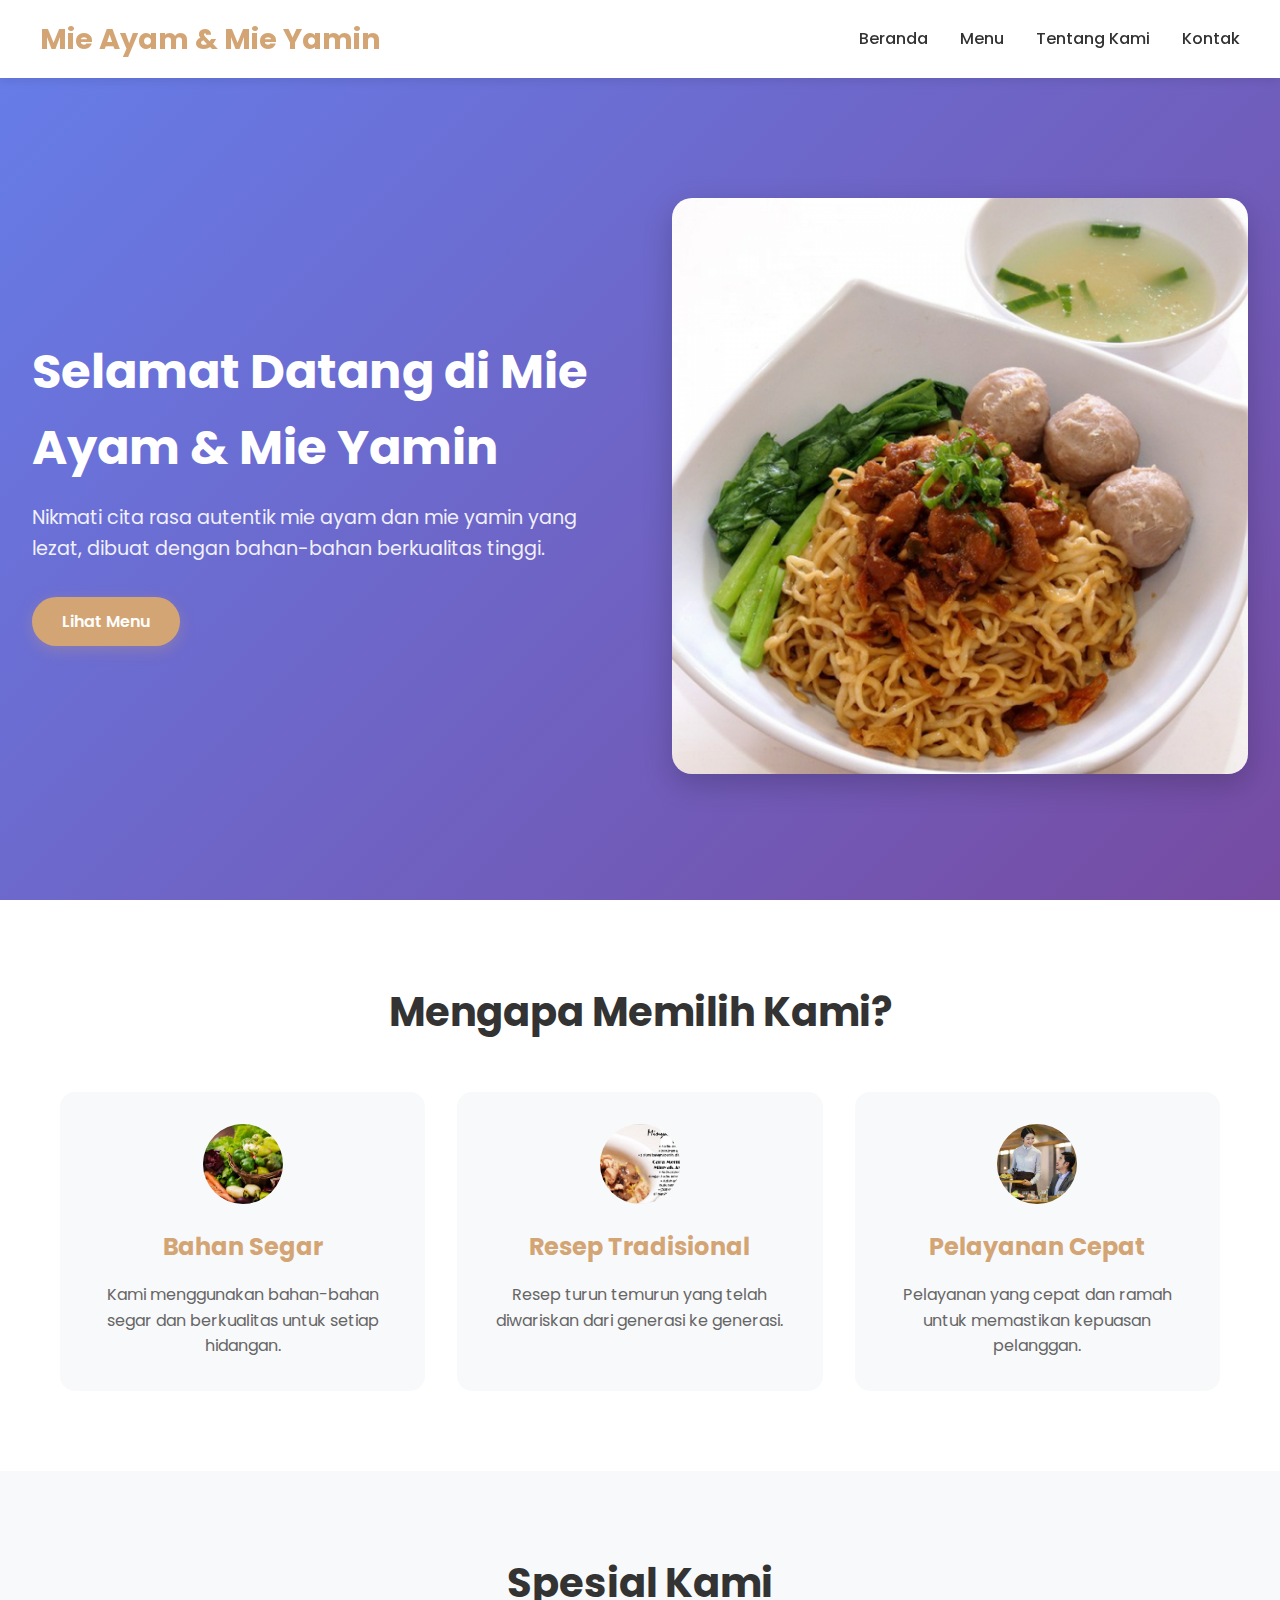
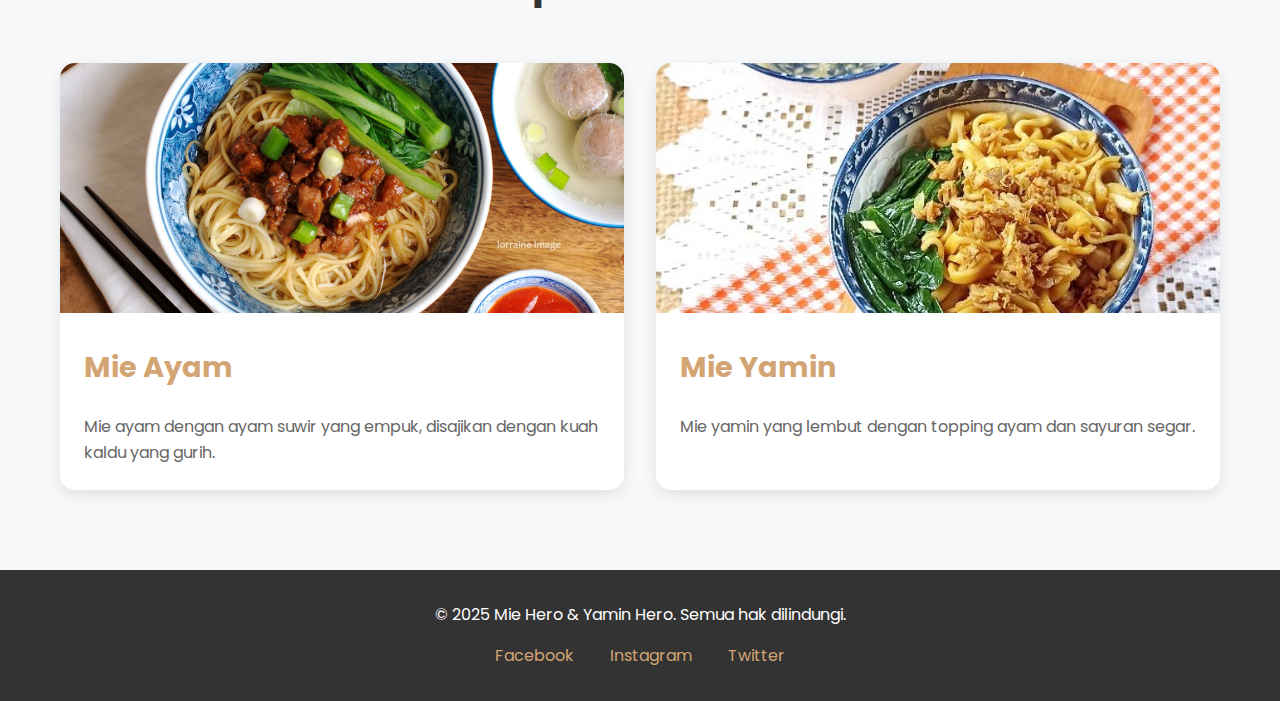
<file: index.html>
<!DOCTYPE html>
<html lang="id">
<head>
    <meta charset="UTF-8">
    <meta name="viewport" content="width=device-width, initial-scale=1.0">
    <title>Mie Ayam & Mie Yamin - Restoran Tradisional</title>
    <link rel="stylesheet" href="style.css">
    <link href="https://fonts.googleapis.com/css2?family=Poppins:wght@300;400;600;700&display=swap" rel="stylesheet">
</head>
<body>
    <header>
        <nav>
            <div class="logo">
                <h1>Mie Ayam & Mie Yamin</h1>
            </div>
            <ul class="nav-links">
                <li><a href="#home">Beranda</a></li>
                <li><a href="menu.html">Menu</a></li>
                <li><a href="about.html">Tentang Kami</a></li>
                <li><a href="contact.html">Kontak</a></li>
            </ul>
            <div class="hamburger">
                <span></span>
                <span></span>
                <span></span>
            </div>
        </nav>
    </header>

    <section id="home" class="hero">
        <div class="hero-content">
            <h2>Selamat Datang di Mie Ayam & Mie Yamin</h2>
            <p>Nikmati cita rasa autentik mie ayam dan mie yamin yang lezat, dibuat dengan bahan-bahan berkualitas tinggi.</p>
            <a href="menu.html" class="btn-primary">Lihat Menu</a>
        </div>
        <div class="hero-image">
            <img src="images/mie-hero.png" alt="Mie Ayam dan Mie Yamin">
        </div>
    </section>

    <section class="features">
        <div class="container">
            <h2>Mengapa Memilih Kami?</h2>
            <div class="feature-grid">
                <div class="feature-item">
                    <img src="images/bahan segar.jpg" alt="Bahan Segar">
                    <h3>Bahan Segar</h3>
                    <p>Kami menggunakan bahan-bahan segar dan berkualitas untuk setiap hidangan.</p>
                </div>
                <div class="feature-item">
                    <img src="images/resep.jpg" alt="Resep Tradisional">
                    <h3>Resep Tradisional</h3>
                    <p>Resep turun temurun yang telah diwariskan dari generasi ke generasi.</p>
                </div>
                <div class="feature-item">
                    <img src="images/plyn.jpg" alt="Pelayanan Cepat">
                    <h3>Pelayanan Cepat</h3>
                    <p>Pelayanan yang cepat dan ramah untuk memastikan kepuasan pelanggan.</p>
                </div>
            </div>
        </div>
    </section>

    <section class="specialties">
        <div class="container">
            <h2>Spesial Kami</h2>
            <div class="specialty-grid">
                <div class="specialty-item">
                    <img src="images/mieayam.jpeg" alt="Mie Ayam">
                    <h3>Mie Ayam</h3>
                    <p>Mie ayam dengan ayam suwir yang empuk, disajikan dengan kuah kaldu yang gurih.</p>
                </div>
                <div class="specialty-item">
                    <img src="images/mie-yamin.jpg" alt="Mie Yamin">
                    <h3>Mie Yamin</h3>
                    <p>Mie yamin yang lembut dengan topping ayam dan sayuran segar.</p>
                </div>
            </div>
        </div>
    </section>

    <footer>
        <div class="container">
            <p>&copy; 2025 Mie Hero & Yamin Hero. Semua hak dilindungi.</p>
            <div class="social-links">
                <a href="facebook.html">Facebook</a>
                <a href="instagram.html">Instagram</a>
                <a href="twitter.html">Twitter</a>
            </div>
        </div>
    </footer>

    <script src="script.js"></script>
</body>
</html>
</file>
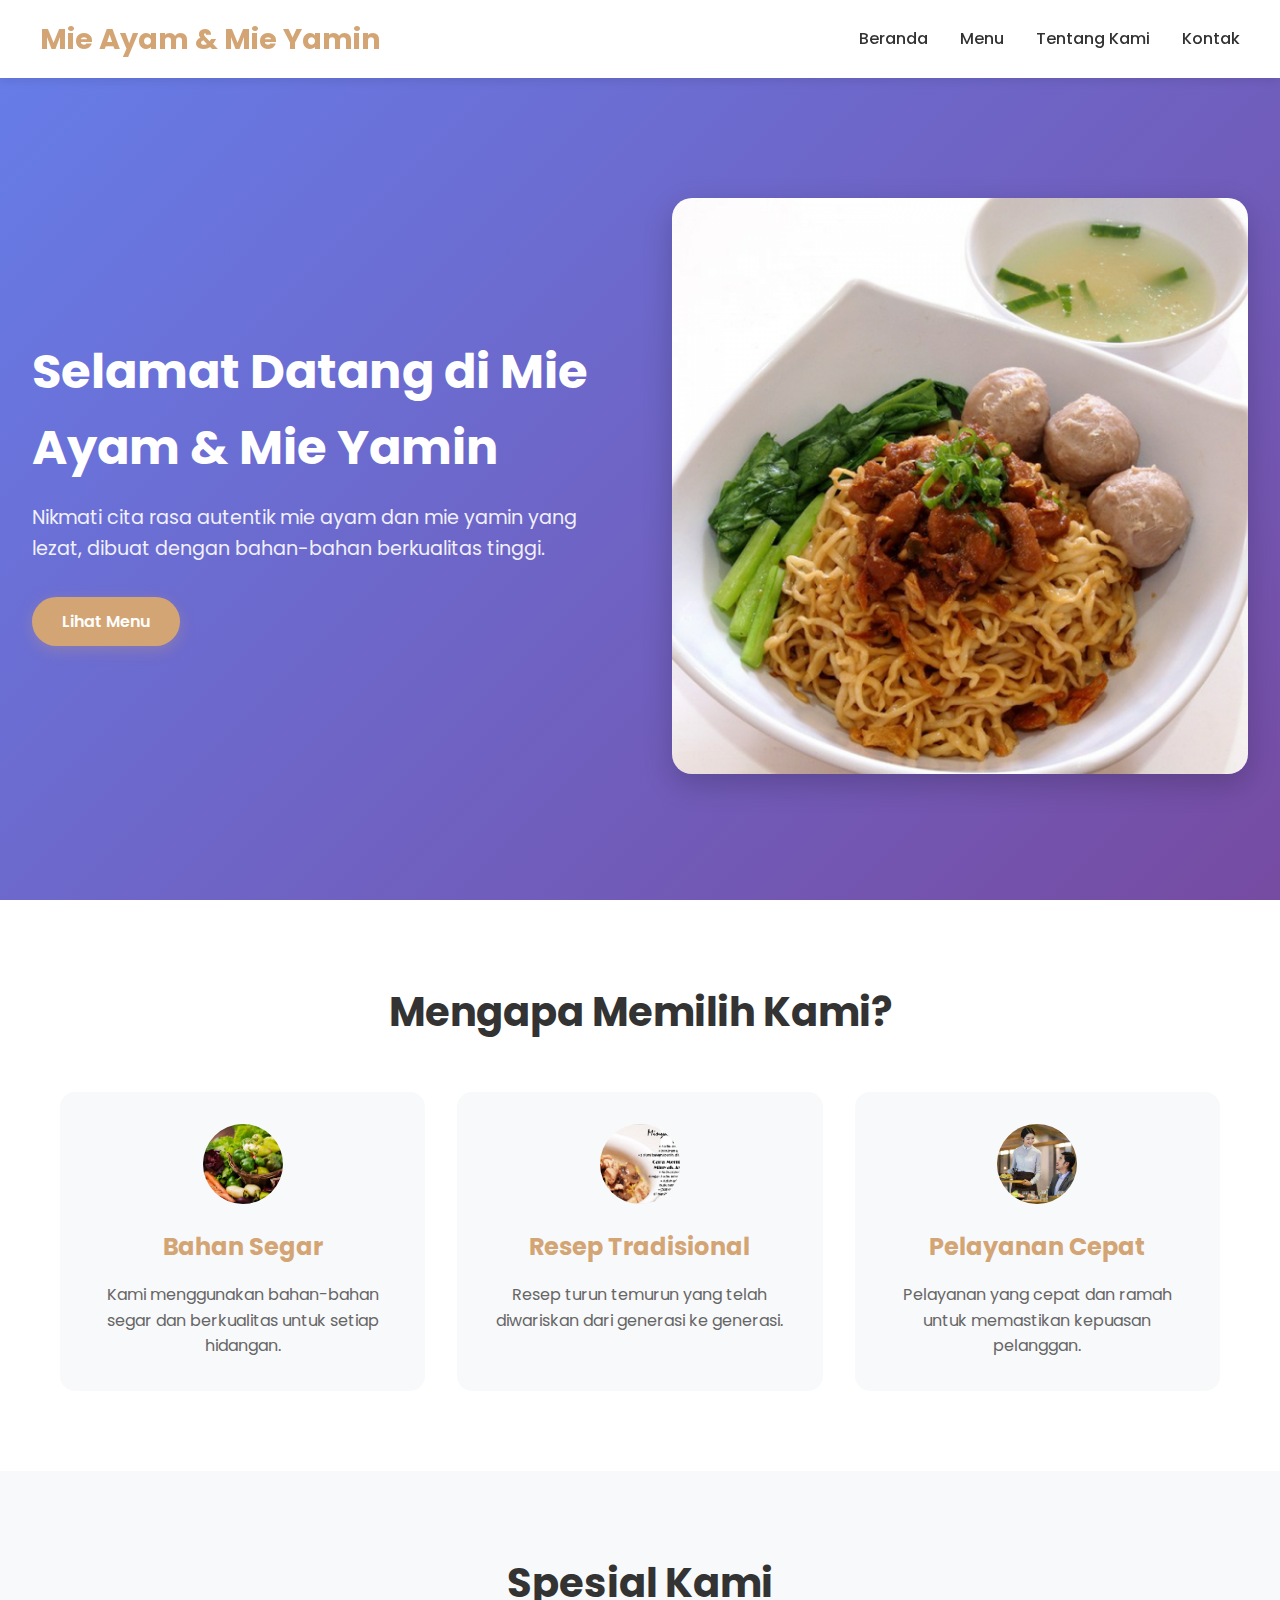
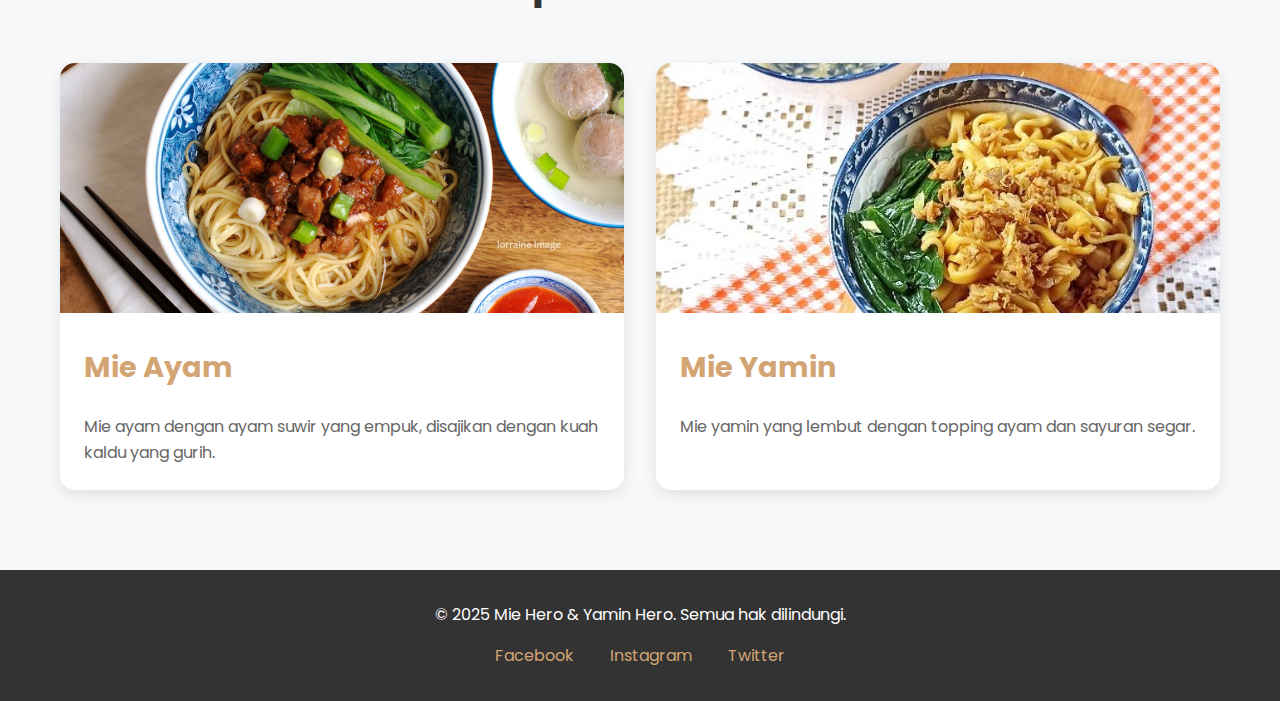
<file: mieayam-website/index.html>
<!DOCTYPE html>
<html lang="id">
<head>
    <meta charset="UTF-8">
    <meta name="viewport" content="width=device-width, initial-scale=1.0">
    <title>Mie Ayam & Mie Yamin - Restoran Tradisional</title>
    <link rel="stylesheet" href="style.css">
    <link href="https://fonts.googleapis.com/css2?family=Poppins:wght@300;400;600;700&display=swap" rel="stylesheet">
</head>
<body>
    <header>
        <nav>
            <div class="logo">
                <h1>Mie Ayam & Mie Yamin</h1>
            </div>
            <ul class="nav-links">
                <li><a href="#home">Beranda</a></li>
                <li><a href="menu.html">Menu</a></li>
                <li><a href="about.html">Tentang Kami</a></li>
                <li><a href="contact.html">Kontak</a></li>
            </ul>
            <div class="hamburger">
                <span></span>
                <span></span>
                <span></span>
            </div>
        </nav>
    </header>

    <section id="home" class="hero">
        <div class="hero-content">
            <h2>Selamat Datang di Mie Ayam & Mie Yamin</h2>
            <p>Nikmati cita rasa autentik mie ayam dan mie yamin yang lezat, dibuat dengan bahan-bahan berkualitas tinggi.</p>
            <a href="menu.html" class="btn-primary">Lihat Menu</a>
        </div>
        <div class="hero-image">
            <img src="images/mie-hero.png" alt="Mie Ayam dan Mie Yamin">
        </div>
    </section>

    <section class="features">
        <div class="container">
            <h2>Mengapa Memilih Kami?</h2>
            <div class="feature-grid">
                <div class="feature-item">
                    <img src="images/bahan segar.jpg" alt="Bahan Segar">
                    <h3>Bahan Segar</h3>
                    <p>Kami menggunakan bahan-bahan segar dan berkualitas untuk setiap hidangan.</p>
                </div>
                <div class="feature-item">
                    <img src="images/resep.jpg" alt="Resep Tradisional">
                    <h3>Resep Tradisional</h3>
                    <p>Resep turun temurun yang telah diwariskan dari generasi ke generasi.</p>
                </div>
                <div class="feature-item">
                    <img src="images/plyn.jpg" alt="Pelayanan Cepat">
                    <h3>Pelayanan Cepat</h3>
                    <p>Pelayanan yang cepat dan ramah untuk memastikan kepuasan pelanggan.</p>
                </div>
            </div>
        </div>
    </section>

    <section class="specialties">
        <div class="container">
            <h2>Spesial Kami</h2>
            <div class="specialty-grid">
                <div class="specialty-item">
                    <img src="images/mieayam.jpeg" alt="Mie Ayam">
                    <h3>Mie Ayam</h3>
                    <p>Mie ayam dengan ayam suwir yang empuk, disajikan dengan kuah kaldu yang gurih.</p>
                </div>
                <div class="specialty-item">
                    <img src="images/mie-yamin.jpg" alt="Mie Yamin">
                    <h3>Mie Yamin</h3>
                    <p>Mie yamin yang lembut dengan topping ayam dan sayuran segar.</p>
                </div>
            </div>
        </div>
    </section>

    <footer>
        <div class="container">
            <p>&copy; 2025 Mie Hero & Yamin Hero. Semua hak dilindungi.</p>
            <div class="social-links">
                <a href="facebook.html">Facebook</a>
                <a href="instagram.html">Instagram</a>
                <a href="twitter.html">Twitter</a>
            </div>
        </div>
    </footer>

    <script src="script.js"></script>
</body>
</html>
</file>
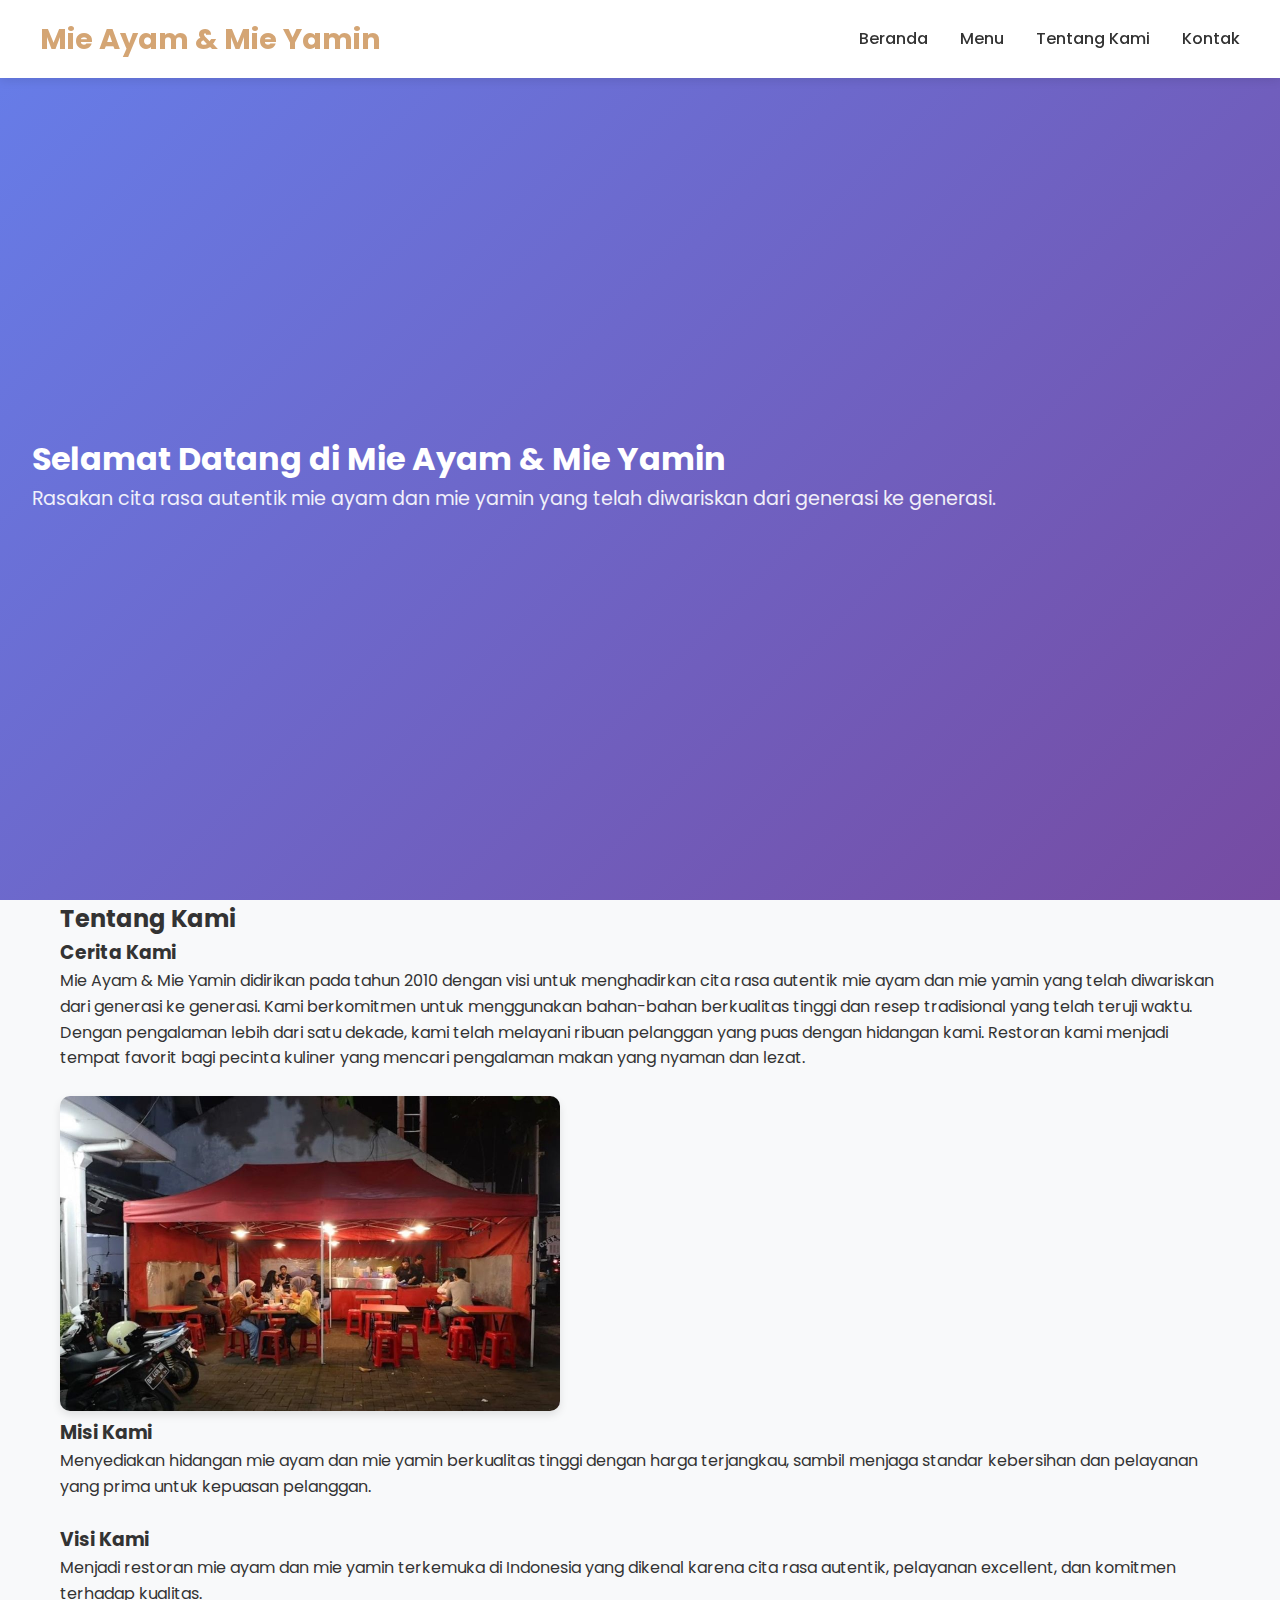
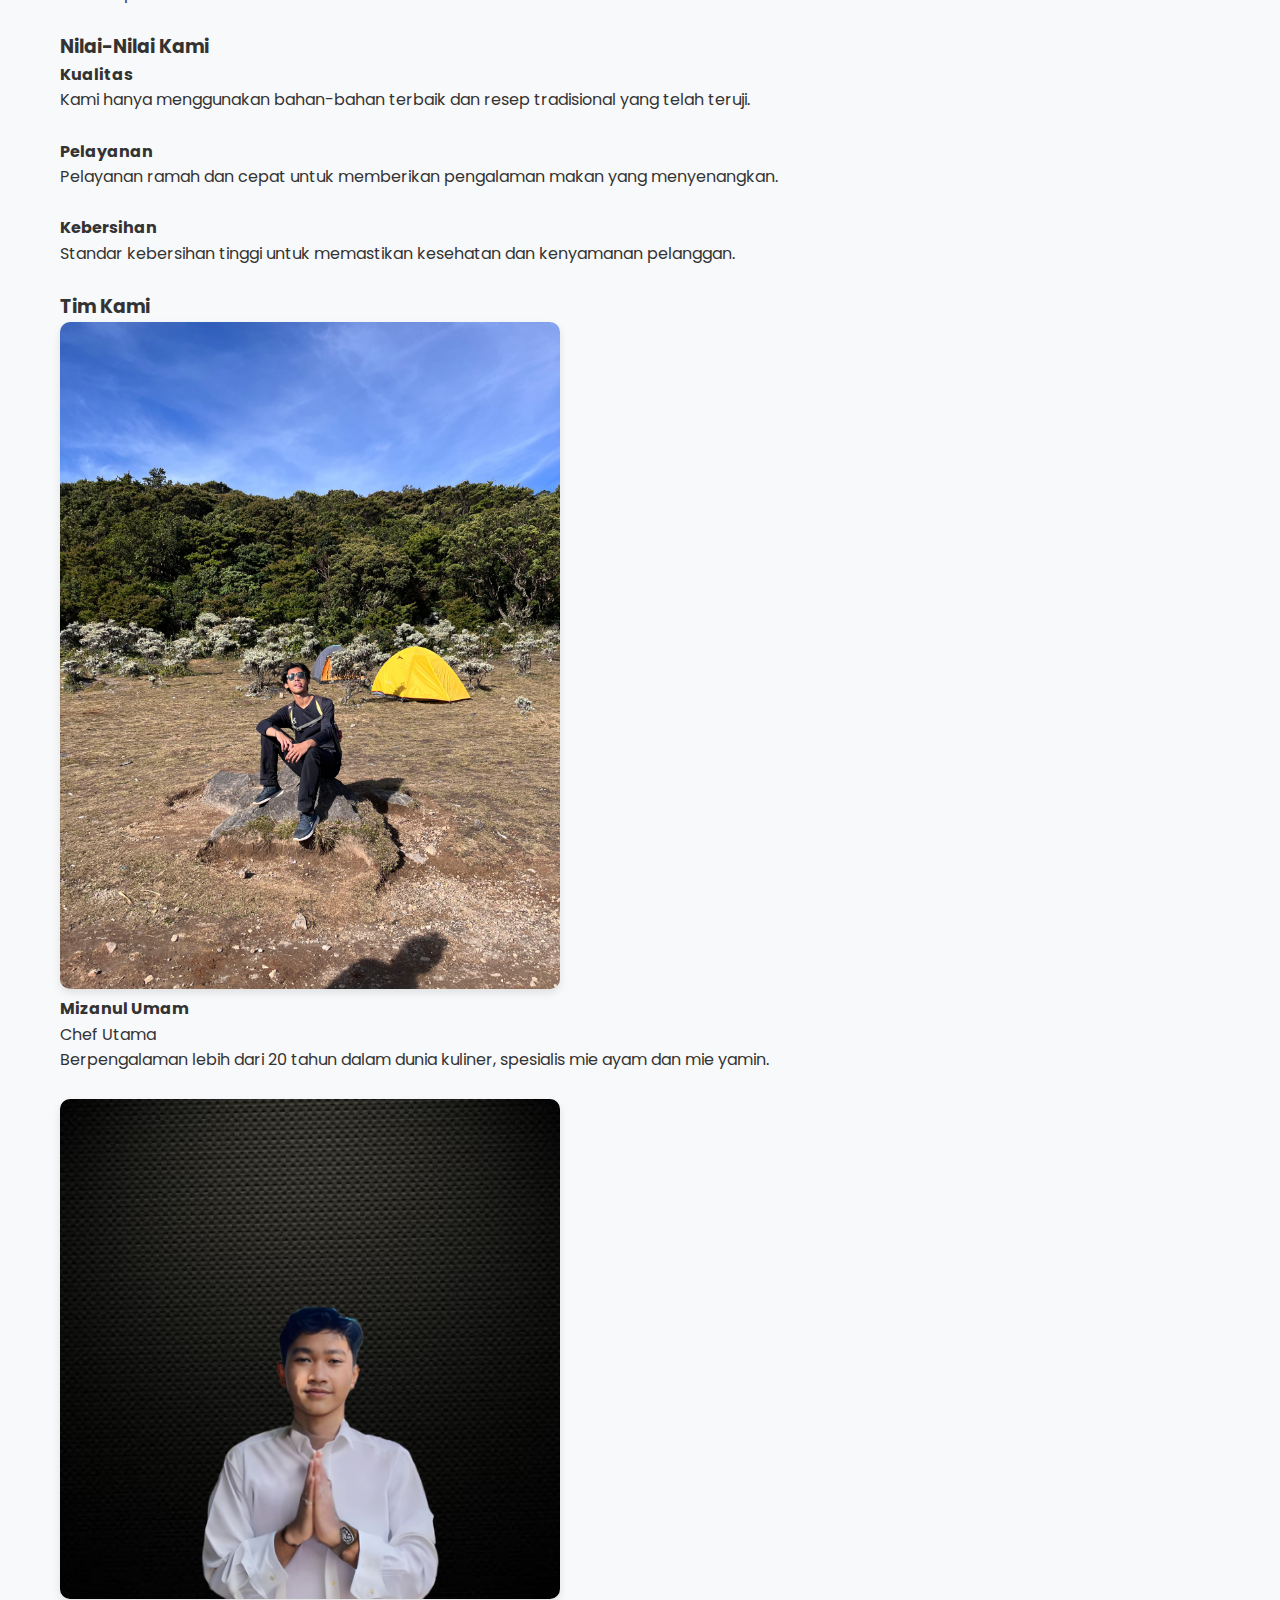
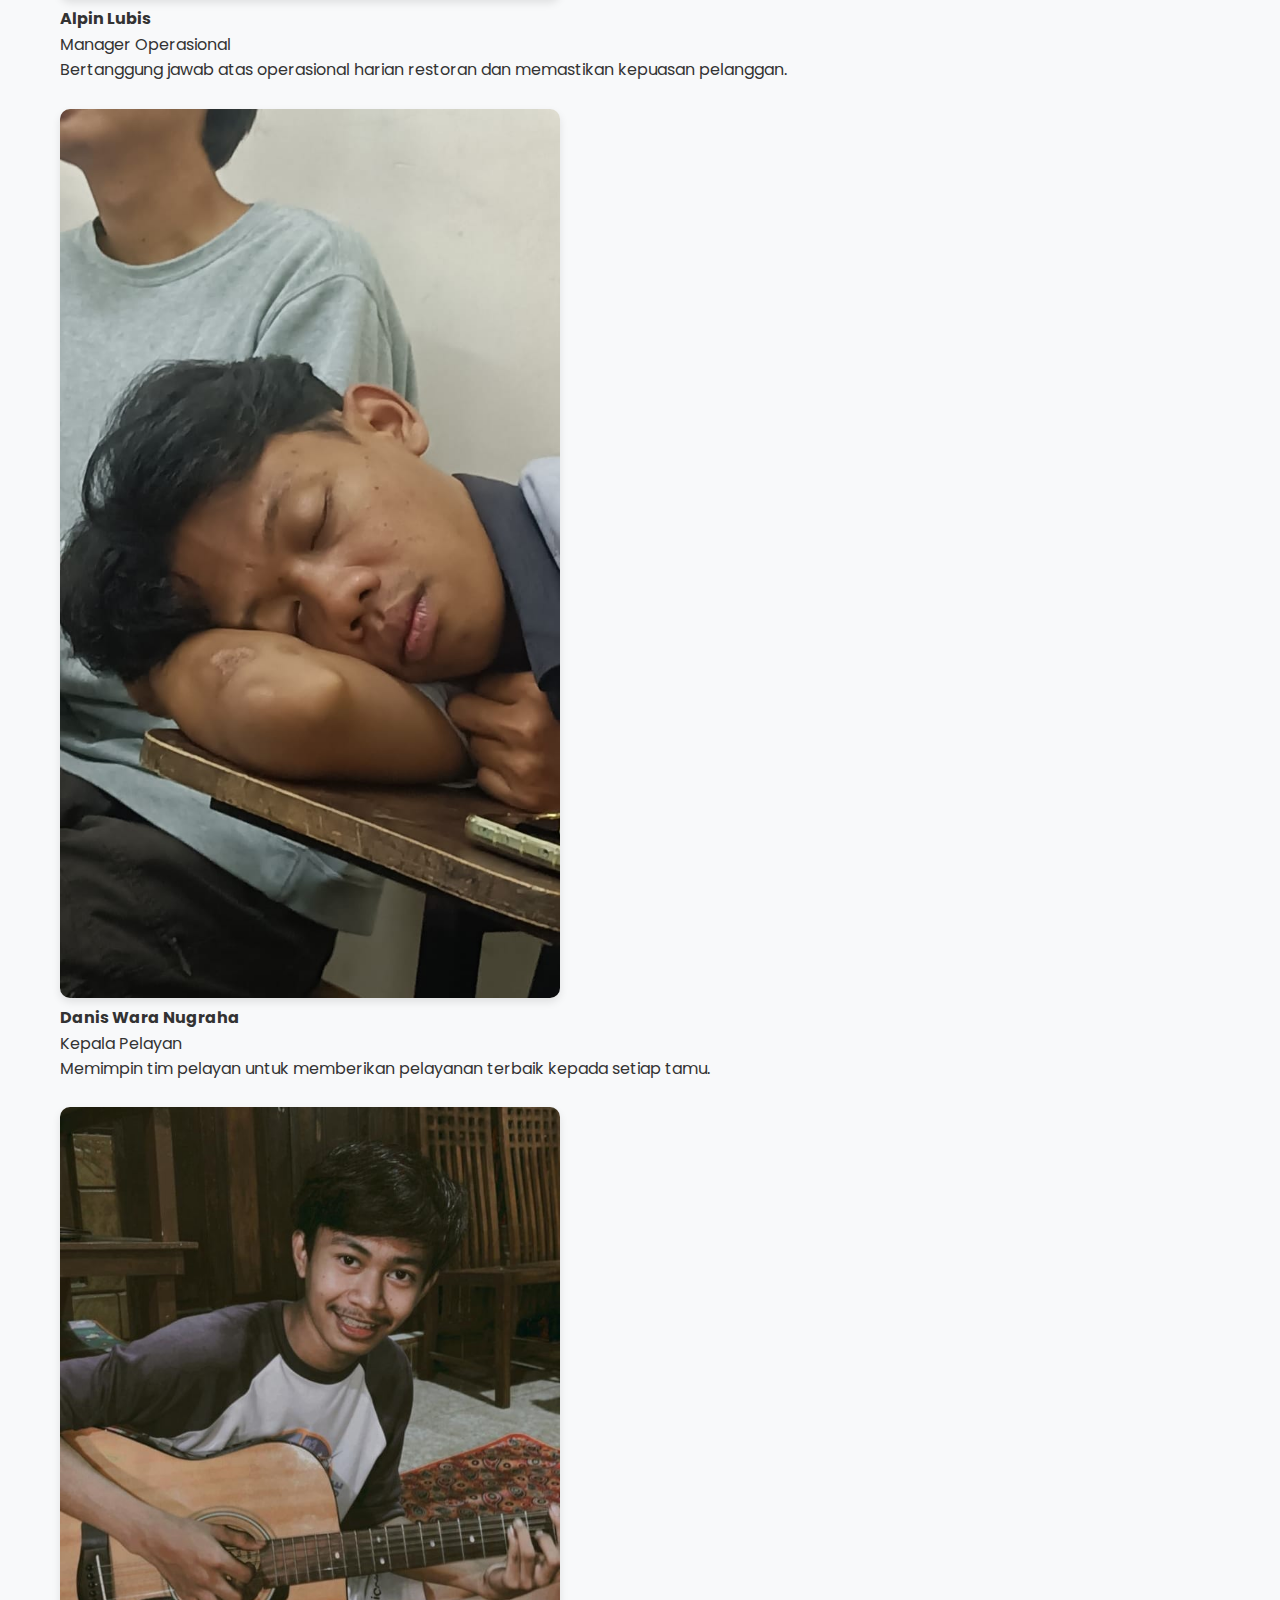
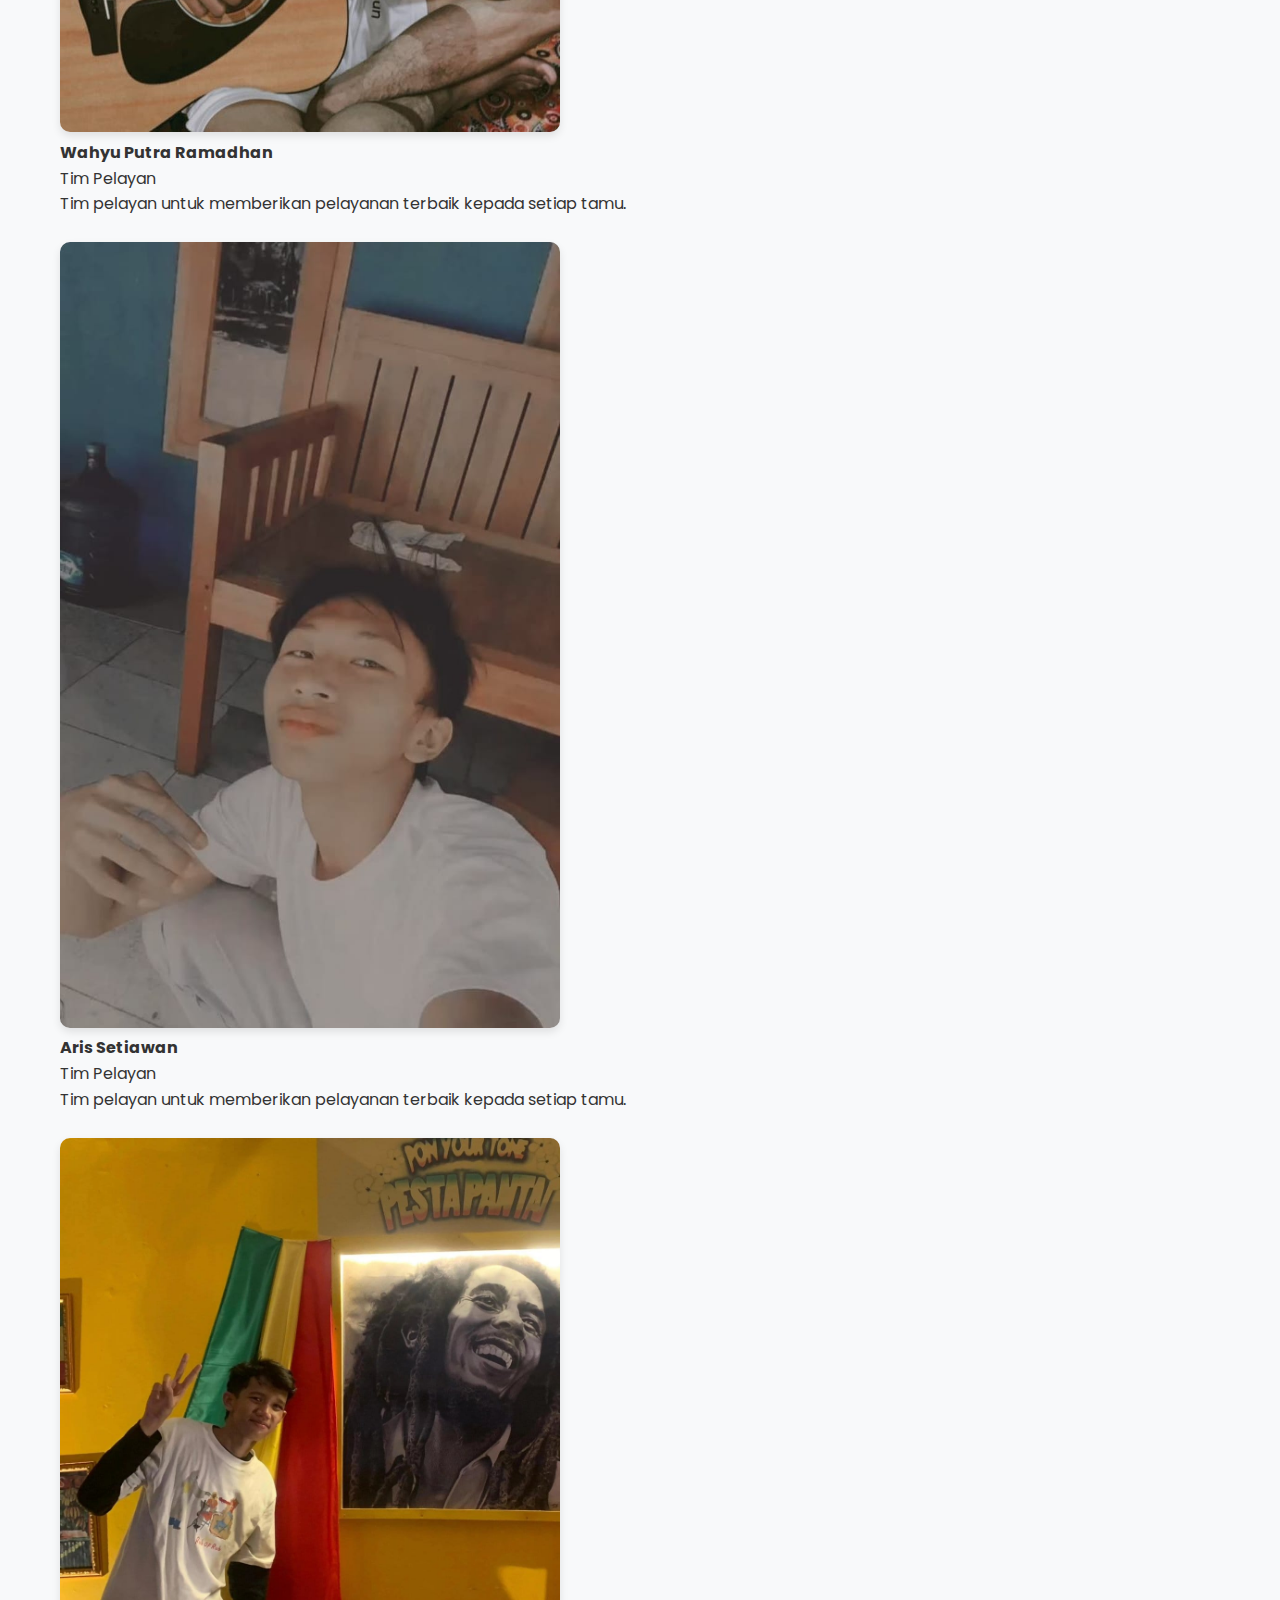
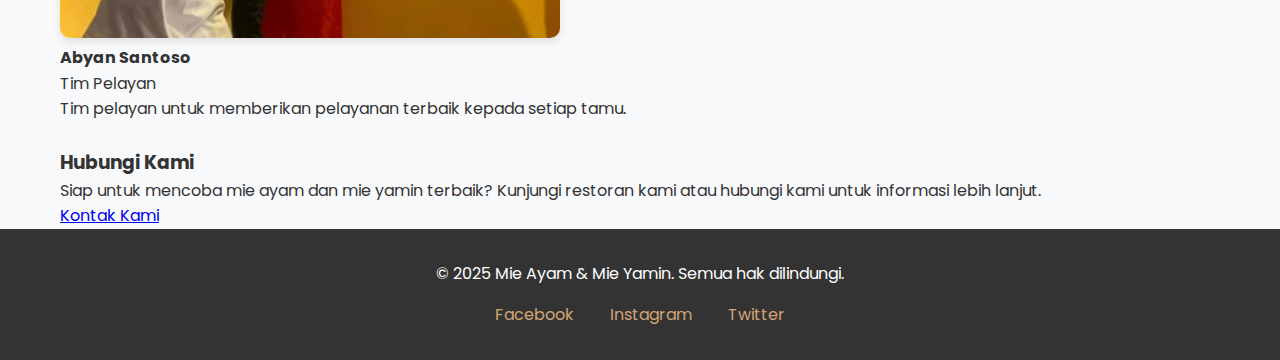
<file: about.html>
<!DOCTYPE html>
<html lang="id">
<head>
    <meta charset="UTF-8">
    <meta name="viewport" content="width=device-width, initial-scale=1.0">
    <title>Tentang Kami - Mie Ayam & Mie Yamin</title>
    <link rel="stylesheet" href="style.css">
    <link href="https://fonts.googleapis.com/css2?family=Poppins:wght@300;400;600;700&display=swap" rel="stylesheet">
</head>
<body>
    <header>
        <nav>
            <div class="logo">
                <h1>Mie Ayam & Mie Yamin </h1>
            </div>
            <ul class="nav-links">
                <li><a href="index.html">Beranda</a></li>
                <li><a href="menu.html">Menu</a></li>
                <li><a href="#about">Tentang Kami</a></li>
                <li><a href="contact.html">Kontak</a></li>
            </ul>
            <div class="hamburger">
                <span></span>
                <span></span>
                <span></span>
            </div>
        </nav>
    </header>

    <!-- Hero Section -->
    <section class="hero">
        <div class="hero-content">
            <h1>Selamat Datang di Mie Ayam & Mie Yamin</h1>
            <p>Rasakan cita rasa autentik mie ayam dan mie yamin yang telah diwariskan dari generasi ke generasi.</p>
        </div>
    </section>

    <section id="about" class="about-section">
        <div class="container">
            <h2>Tentang Kami</h2>
            <div class="about-content">
                <div class="about-text">
                    <h3>Cerita Kami</h3>
                    <p>Mie Ayam & Mie Yamin didirikan pada tahun 2010 dengan visi untuk menghadirkan cita rasa autentik mie ayam dan mie yamin yang telah diwariskan dari generasi ke generasi. Kami berkomitmen untuk menggunakan bahan-bahan berkualitas tinggi dan resep tradisional yang telah teruji waktu.</p>
                    <p>Dengan pengalaman lebih dari satu dekade, kami telah melayani ribuan pelanggan yang puas dengan hidangan kami. Restoran kami menjadi tempat favorit bagi pecinta kuliner yang mencari pengalaman makan yang nyaman dan lezat.</p> <br>
                </div>
                <div class="about-image">
                    <img src="images/warung.jpeg" alt="Restoran Mie Ayam & Mie Yamin" style="width: 100%; height: auto; max-width: 500px; border-radius: 10px; box-shadow: 0 4px 8px rgba(0,0,0,0.1);">
                </div>
            </div>

            <div class="mission-vision">
                <div class="mission">
                    <h3>Misi Kami</h3>
                    <p>Menyediakan hidangan mie ayam dan mie yamin berkualitas tinggi dengan harga terjangkau, sambil menjaga standar kebersihan dan pelayanan yang prima untuk kepuasan pelanggan.</p> <br>
                </div>
                <div class="vision">
                    <h3>Visi Kami</h3>
                    <p>Menjadi restoran mie ayam dan mie yamin terkemuka di Indonesia yang dikenal karena cita rasa autentik, pelayanan excellent, dan komitmen terhadap kualitas.</p> <br>
                </div>
            </div>

            <div class="values">
                <h3>Nilai-Nilai Kami</h3>
                <div class="values-grid">
                    <div class="value-item">
                        <h4>Kualitas</h4>
                        <p>Kami hanya menggunakan bahan-bahan terbaik dan resep tradisional yang telah teruji.</p><br>
                    </div>
                    <div class="value-item">
                        <h4>Pelayanan</h4>
                        <p>Pelayanan ramah dan cepat untuk memberikan pengalaman makan yang menyenangkan.</p> <br>
                    </div>
                    <div class="value-item">
                        <h4>Kebersihan</h4>
                        <p>Standar kebersihan tinggi untuk memastikan kesehatan dan kenyamanan pelanggan.</p> <br>
                    </div>
                </div>
            </div>

            <div class="team">
                <h3>Tim Kami</h3>
                <div class="team-grid">
                    <div class="team-member">
                        <img src="images/um.jpg" alt="Chef Utama" style="width: 100%; height: auto; max-width: 500px; object-fit: cover; border-radius: 10px; box-shadow: 0 4px 8px rgba(0,0,0,0.1);">
                        <h4>Mizanul Umam</h4>
                        <p>Chef Utama</p>
                        <p>Berpengalaman lebih dari 20 tahun dalam dunia kuliner, spesialis mie ayam dan mie yamin.</p> <br>
                    </div>
                    <div class="team-member">
                        <img src="images/lubisphoto.jpg" alt="Manager" style="width: 100%; height: auto; max-width: 500px; object-fit: cover; border-radius: 10px; box-shadow: 0 4px 8px rgba(0,0,0,0.1);">
                        <h4>Alpin Lubis</h4>
                        <p>Manager Operasional</p>
                        <p>Bertanggung jawab atas operasional harian restoran dan memastikan kepuasan pelanggan.</p> <br>
                    </div>
                    <div class="team-member">
                        <img src="images/dn.jpg" alt="Kepala Pelayan" style="width: width: 100%; height: auto; max-width: 500px; object-fit: cover; border-radius: 10px; box-shadow: 0 4px 8px rgba(0,0,0,0.1);">
                        <h4>Danis Wara Nugraha</h4>
                        <p>Kepala Pelayan</p>
                        <p>Memimpin tim pelayan untuk memberikan pelayanan terbaik kepada setiap tamu.</p> <br>
                    </div>
                    <div class="team-member">
                        <img src="images/bl.jpg" alt="Tim Pelayan" style="width: width: 100%; height: auto; max-width: 500px;; object-fit: cover; border-radius: 10px; box-shadow: 0 4px 8px rgba(0,0,0,0.1);">
                        <h4>Wahyu Putra Ramadhan</h4>
                        <p>Tim Pelayan</p>
                        <p>Tim pelayan untuk memberikan pelayanan terbaik kepada setiap tamu.</p> <br>
                    </div>
                    <div class="team-member">
                        <img src="images/ris.jpg" alt="Tim Pelayan" style="width:width: 100%; height: auto; max-width: 500px; object-fit: cover; border-radius: 10px; box-shadow: 0 4px 8px rgba(0,0,0,0.1);">
                        <h4>Aris Setiawan</h4>
                        <p>Tim Pelayan</p>
                        <p>Tim pelayan untuk memberikan pelayanan terbaik kepada setiap tamu.</p> <br>
                    <div class="team-member">
                        <img src="images/ab.jpg" alt="Tim Pelayan" style="width:width: 100%; height: auto; max-width: 500px; object-fit: cover; border-radius: 10px; box-shadow: 0 4px 8px rgba(0,0,0,0.1);">
                        <h4>Abyan Santoso</h4>
                        <p>Tim Pelayan</p>
                        <p>Tim pelayan untuk memberikan pelayanan terbaik kepada setiap tamu.</p> <br>
                    </div>
                </div>
            </div>

            <div class="contact-cta">
                <h3>Hubungi Kami</h3>
                <p>Siap untuk mencoba mie ayam dan mie yamin terbaik? Kunjungi restoran kami atau hubungi kami untuk informasi lebih lanjut.</p>
                <a href="contact.html" class="cta-button">Kontak Kami</a>
            </div>
        </div>
    </section>

    <footer>
        <div class="container">
            <p>&copy; 2025 Mie Ayam & Mie Yamin. Semua hak dilindungi.</p>
            <div class="social-links">
                <a href="facebook.html">Facebook</a>
                <a href="instagram.html">Instagram</a>
                <a href="twitter.html">Twitter</a>
            </div>
        </div>
    </footer>

    <script src="script.js"></script>
</body>
</html>
</file>
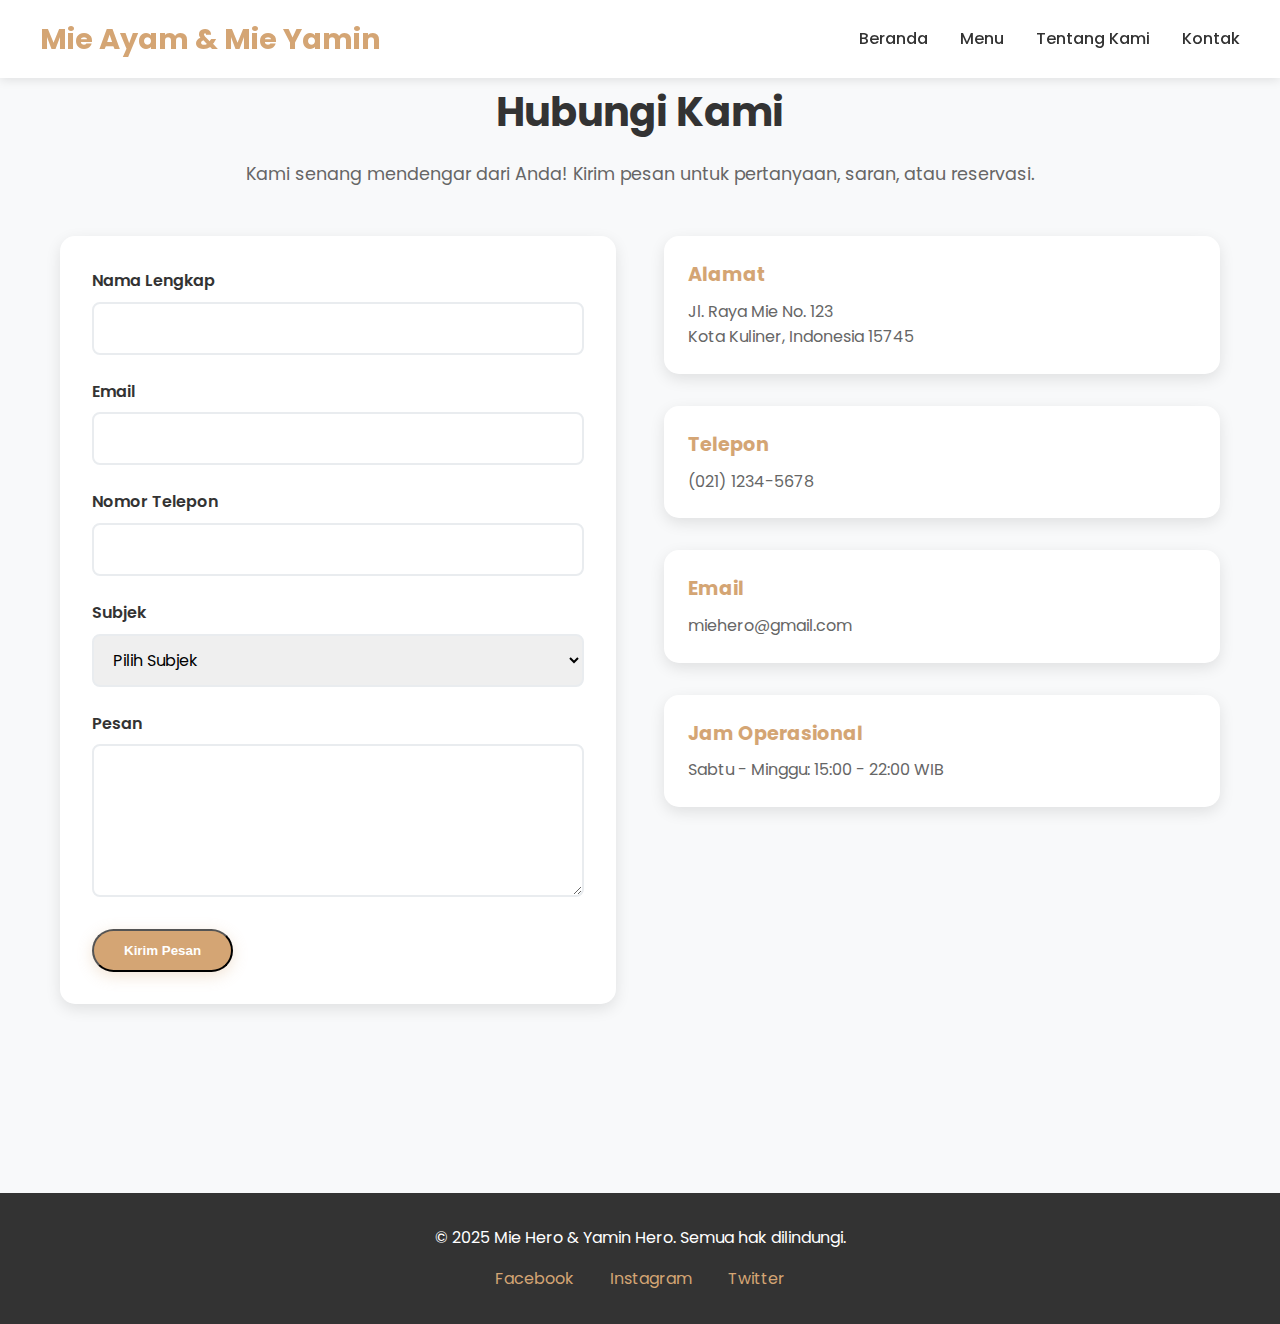
<file: contact.html>
<!DOCTYPE html>
<html lang="id">
<head>
    <meta charset="UTF-8">
    <meta name="viewport" content="width=device-width, initial-scale=1.0">
    <title>Kontak - Mie Ayam & Mie Yamin</title>
    <link rel="stylesheet" href="style.css">
    <link href="https://fonts.googleapis.com/css2?family=Poppins:wght@300;400;600;700&display=swap" rel="stylesheet">
</head>
<body>
    <header>
        <nav>
            <div class="logo">
                <h1>Mie Ayam & Mie Yamin</h1>
            </div>
            <ul class="nav-links">
                <li><a href="index.html">Beranda</a></li>
                <li><a href="menu.html">Menu</a></li>
                <li><a href="about.html">Tentang Kami</a></li>
                <li><a href="#contact">Kontak</a></li>
            </ul>
            <div class="hamburger">
                <span></span>
                <span></span>
                <span></span>
            </div>
        </nav>
    </header>

    <section id="contact" class="contact-section">
        <div class="container">
            <h2>Hubungi Kami</h2>
            <p>Kami senang mendengar dari Anda! Kirim pesan untuk pertanyaan, saran, atau reservasi.</p>

            <div class="contact-content">
                <div class="contact-form">
                    <form id="contact-form">
                        <div class="form-group">
                            <label for="name">Nama Lengkap</label>
                            <input type="text" id="name" name="name" required>
                        </div>
                        <div class="form-group">
                            <label for="email">Email</label>
                            <input type="email" id="email" name="email" required>
                        </div>
                        <div class="form-group">
                            <label for="phone">Nomor Telepon</label>
                            <input type="tel" id="phone" name="phone">
                        </div>
                        <div class="form-group">
                            <label for="subject">Subjek</label>
                            <select id="subject" name="subject">
                                <option value="">Pilih Subjek</option>
                                <option value="reservation">Reservasi</option>
                                <option value="feedback">Masukan</option>
                                <option value="complaint">Keluhan</option>
                                <option value="other">Lainnya</option>
                            </select>
                        </div>
                        <div class="form-group">
                            <label for="message">Pesan</label>
                            <textarea id="message" name="message" rows="5" required></textarea>
                        </div>
                        <button type="submit" class="btn-primary">Kirim Pesan</button>
                    </form>
                </div>

                <div class="contact-info">
                    <div class="info-item">
                        <h3>Alamat</h3>
                        <p>Jl. Raya Mie No. 123<br>Kota Kuliner, Indonesia 15745</p>
                    </div>
                    <div class="info-item">
                        <h3>Telepon</h3>
                        <p>(021) 1234-5678</p>
                    </div>
                    <div class="info-item">
                        <h3>Email</h3>
                        <p>miehero@gmail.com</p>
                    </div>
                    <div class="info-item">
                        <h3>Jam Operasional</h3>
                        <p>Sabtu - Minggu: 15:00 - 22:00 WIB</p>
                    </div>
                    <div class="map">
                        <iframe src="https://www.google.com/maps/embed?pb=!1m18!1m12!1m3!1d3966.521260322283!2d106.816666!3d-6.200000!2m3!1f0!2f0!3f0!3m2!1i1024!2i768!4f13.1!3m3!1m2!1s0x0%3A0x0!2zNsKwMTInMDAuMCJTIDEwNsKwNDknMDAuMCJF!5e0!3m2!1sen!2sid!4v1635000000000!5m2!1sen!2sid" width="100%" height="300" style="border:0;" allowfullscreen="" loading="lazy"></iframe>
                    </div>
                </div>
            </div>
        </div>
    </section>

    <footer>
        <div class="container">
            <p>&copy; 2025 Mie Hero & Yamin Hero. Semua hak dilindungi.</p>
            <div class="social-links">
                <a href="facebook.html">Facebook</a>
                <a href="instagram.html">Instagram</a>
                <a href="twitter.html">Twitter</a>
            </div>
        </div>
    </footer>

    <script src="script.js"></script>
</body>
</html>
</file>
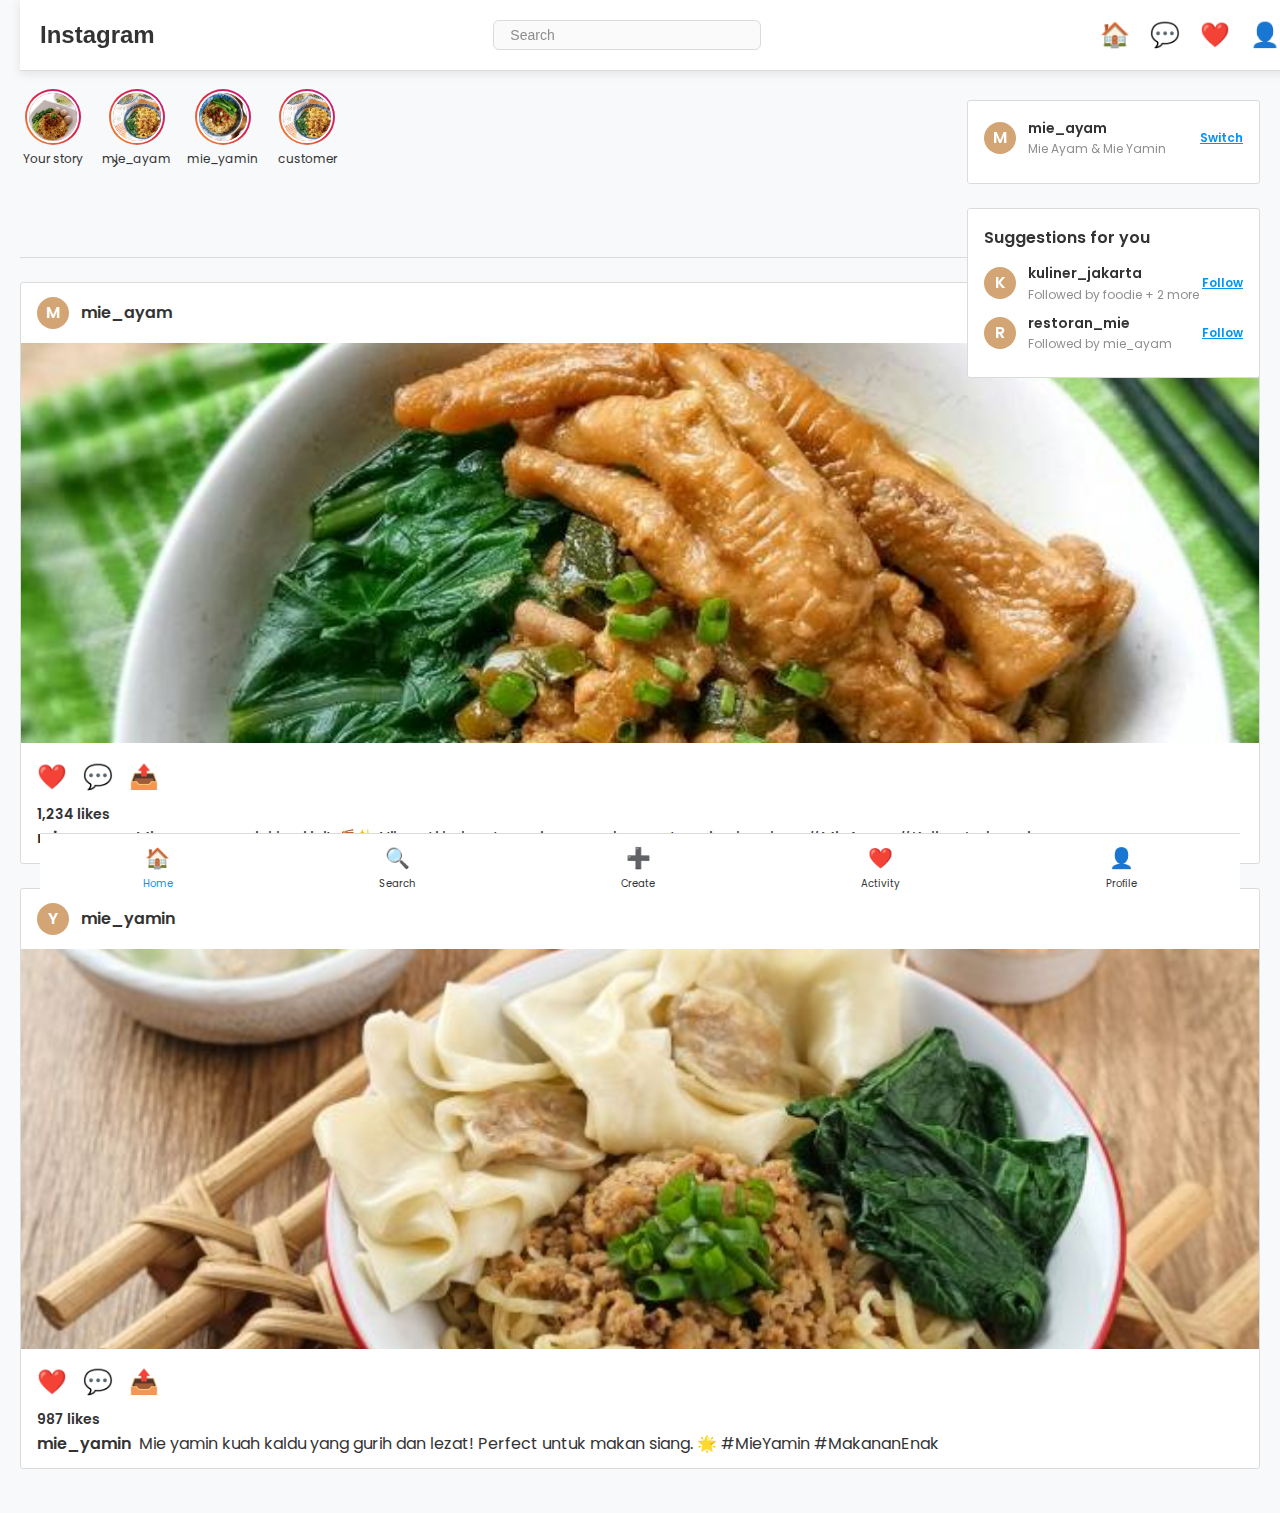
<file: instagram.html>
<!DOCTYPE html>
<html lang="id">
<head>
    <meta charset="UTF-8">
    <meta name="viewport" content="width=device-width, initial-scale=1.0">
    <title>Mie Ayam & Mie Yamin - Instagram</title>
    <link rel="stylesheet" href="style.css">
    <link href="https://fonts.googleapis.com/css2?family=Poppins:wght@300;400;600;700&display=swap" rel="stylesheet">
    <style>
        .instagram-header {
            display: flex;
            align-items: center;
            justify-content: space-between;
            padding: 16px 20px;
            border-bottom: 1px solid #dbdbdb;
            max-width: 100%;
            margin: 0 auto;
        }

        .instagram-container {
            max-width: 100%;
            margin: 0 auto;
            padding: 20px;
            padding-top: 0;
        }

        .instagram-logo {
            font-size: 24px;
            font-weight: 600;
            color: #333;
            font-family: 'Instagram Sans', sans-serif;
        }

        .header-icons {
            display: flex;
            gap: 20px;
            align-items: center;
        }

        .header-icon {
            font-size: 24px;
            cursor: pointer;
            color: #333;
        }

        .search-bar {
            flex: 1;
            max-width: 268px;
            margin: 0 20px;
        }

        .search-input {
            width: 100%;
            padding: 6px 16px;
            border: 1px solid #dbdbdb;
            border-radius: 6px;
            background: #fafafa;
            font-size: 14px;
            outline: none;
        }

        .search-input::placeholder {
            color: #8e8e8e;
        }

        .stories {
            display: flex;
            gap: 16px;
            padding: 89px 0;
            border-bottom: 1px solid #dbdbdb;
            overflow-x: auto;
        }

        .story {
            display: flex;
            flex-direction: column;
            align-items: center;
            min-width: 66px;
        }

        .story-avatar {
            width: 56px;
            height: 56px;
            border-radius: 50%;
            background: linear-gradient(45deg, #f09433 0%,#e6683c 25%,#dc2743 50%,#cc2366 75%,#bc1888 100%);
            padding: 2px;
            margin-bottom: 4px;
        }

        .story-avatar img {
            width: 100%;
            height: 100%;
            border-radius: 50%;
            border: 2px solid white;
            object-fit: cover;
        }

        .story-name {
            font-size: 12px;
            color: #333;
            text-align: center;
        }

        .post {
            border: 1px solid #dbdbdb;
            border-radius: 3px;
            margin: 24px 0;
            background: white;
        }

        .post-header {
            display: flex;
            align-items: center;
            padding: 14px 16px;
        }

        .post-avatar {
            width: 32px;
            height: 32px;
            border-radius: 50%;
            margin-right: 12px;
            background: #d4a574;
            display: flex;
            align-items: center;
            justify-content: center;
            color: white;
            font-weight: 600;
        }

        .post-username {
            font-weight: 600;
            color: #333;
        }

        .post-image {
            width: 100%;
            height: 400px;
            object-fit: cover;
        }

        .post-actions {
            display: flex;
            padding: 12px 16px;
            gap: 16px;
        }

        .action-btn {
            background: none;
            border: none;
            font-size: 24px;
            cursor: pointer;
            color: #333;
        }

        .post-likes {
            font-weight: 600;
            padding: 0 16px;
            font-size: 14px;
        }

        .post-caption {
            padding: 0 16px 12px;
        }

        .post-caption .username {
            font-weight: 600;
            margin-right: 4px;
        }

        .sidebar {
            position: fixed;
            right: 20px;
            top: 100px;
            width: 293px;
        }

        .sidebar-card {
            background: white;
            border: 1px solid #dbdbdb;
            border-radius: 3px;
            margin-bottom: 24px;
            padding: 16px;
        }

        .sidebar-title {
            font-weight: 600;
            margin-bottom: 12px;
        }

        .sidebar-user {
            display: flex;
            align-items: center;
            margin-bottom: 8px;
        }

        .sidebar-user-avatar {
            width: 32px;
            height: 32px;
            border-radius: 50%;
            margin-right: 12px;
            background: #d4a574;
            display: flex;
            align-items: center;
            justify-content: center;
            color: white;
            font-weight: 600;
        }

        .sidebar-user-info {
            flex: 1;
        }

        .sidebar-user-name {
            font-weight: 600;
            font-size: 14px;
        }

        .sidebar-user-handle {
            color: #8e8e8e;
            font-size: 12px;
        }

        .sidebar-switch {
            color: #0095f6;
            font-size: 12px;
            font-weight: 600;
        }

        .bottom-nav {
            position: fixed;
            bottom: 0;
            left: 0;
            right: 0;
            background: white;
            border-top: 1px solid #dbdbdb;
            display: flex;
            justify-content: space-around;
            padding: 8px 0;
            z-index: 1000;
        }

        .bottom-nav-item {
            display: flex;
            flex-direction: column;
            align-items: center;
            font-size: 20px;
            color: #333;
            text-decoration: none;
        }

        .bottom-nav-item.active {
            color: #0095f6;
        }

        .bottom-nav-label {
            font-size: 10px;
            margin-top: 2px;
        }

        @media (max-width: 768px) {
            .sidebar {
                display: none;
            }

            .instagram-container {
                padding: 10px;
                padding-bottom: 80px;
            }

            .stories {
                padding: 8px 0;
            }

            .post {
                margin: 8px 0;
            }
        }
    </style>
</head>
<body>
    <div class="instagram-container">
        <!-- Header -->
        <header class="instagram-header">
            <div class="instagram-logo">Instagram</div>
            <div class="search-bar">
                <input type="text" class="search-input" placeholder="Search">
            </div>
            <div class="header-icons">
                <span class="header-icon">🏠</span>
                <span class="header-icon">💬</span>
                <span class="header-icon">❤️</span>
                <span class="header-icon">👤</span>
            </div>
        </header>

        <div style="display: flex; gap: 32px;">
            <!-- Main Feed -->
            <div style="flex: 1;">
                <!-- Stories -->
                <div class="stories">
                    <div class="story">
                        <div class="story-avatar">
                            <img src="images/mie-hero.png" alt="Story">
                        </div>
                        <span class="story-name">Your story</span>
                    </div>
                    <div class="story">
                        <div class="story-avatar">
                             <img src="images/mie-yamin.jpg" alt="Story">>
                        </div>
                        <span class="story-name">mie_ayam</span>
                    </div>
                    <div class="story">
                        <div class="story-avatar">
                            <img src="images/mieayam.jpeg" alt="Story">
                        </div>
                        <span class="story-name">mie_yamin</span>
                    </div>
                    <div class="story">
                        <div class="story-avatar">
                            <img src="images/mie-yamin.jpg" alt="Story">
                        </div>
                        <span class="story-name">customer</span>
                    </div>
                </div>

                <!-- Posts -->
                <div class="post">
                    <div class="post-header">
                        <div class="post-avatar">M</div>
                        <span class="post-username">mie_ayam</span>
                    </div>
                    <img src="images/mie-ayam-ceker.jpg" alt="Post" class="post-image">
                    <div class="post-actions">
                        <button class="action-btn">❤️</button>
                        <button class="action-btn">💬</button>
                        <button class="action-btn">📤</button>
                    </div>
                    <div class="post-likes">1,234 likes</div>
                    <div class="post-caption">
                        <span class="username">mie_ayam</span>
                        Mie ayam special hari ini! 🍜✨ Nikmati kelezatan mie ayam dengan topping lengkap. #MieAyam #KulinerIndonesia
                    </div>
                </div>

                <div class="post">
                    <div class="post-header">
                        <div class="post-avatar">Y</div>
                        <span class="post-username">mie_yamin</span>
                    </div>
                    <img src="images/yaminpangsit.jpg" alt="Post" class="post-image">
                    <div class="post-actions">
                        <button class="action-btn">❤️</button>
                        <button class="action-btn">💬</button>
                        <button class="action-btn">📤</button>
                    </div>
                    <div class="post-likes">987 likes</div>
                    <div class="post-caption">
                        <span class="username">mie_yamin</span>
                        Mie yamin kuah kaldu yang gurih dan lezat! Perfect untuk makan siang. 🌟 #MieYamin #MakananEnak
                    </div>
                </div>
            </div>

            <!-- Sidebar -->
            <div class="sidebar">
                <div class="sidebar-card">
                    <div class="sidebar-user">
                        <div class="post-avatar">M</div>
                        <div class="sidebar-user-info">
                            <div class="sidebar-user-name">mie_ayam</div>
                            <div class="sidebar-user-handle">Mie Ayam & Mie Yamin</div>
                        </div>
                        <a href="#" class="sidebar-switch">Switch</a>
                    </div>
                </div>

                <div class="sidebar-card">
                    <div class="sidebar-title">Suggestions for you</div>
                    <div class="sidebar-user">
                        <div class="sidebar-user-avatar">K</div>
                        <div class="sidebar-user-info">
                            <div class="sidebar-user-name">kuliner_jakarta</div>
                            <div class="sidebar-user-handle">Followed by foodie + 2 more</div>
                        </div>
                        <a href="#" class="sidebar-switch">Follow</a>
                    </div>
                    <div class="sidebar-user">
                        <div class="sidebar-user-avatar">R</div>
                        <div class="sidebar-user-info">
                            <div class="sidebar-user-name">restoran_mie</div>
                            <div class="sidebar-user-handle">Followed by mie_ayam</div>
                        </div>
                        <a href="#" class="sidebar-switch">Follow</a>
                    </div>
                </div>
            </div>
        </div>
    </div>

    <!-- Bottom Navigation for Mobile -->
    <nav class="bottom-nav">
        <a href="#" class="bottom-nav-item active">
            <span>🏠</span>
            <span class="bottom-nav-label">Home</span>
        </a>
        <a href="#" class="bottom-nav-item">
            <span>🔍</span>
            <span class="bottom-nav-label">Search</span>
        </a>
        <a href="#" class="bottom-nav-item">
            <span>➕</span>
            <span class="bottom-nav-label">Create</span>
        </a>
        <a href="#" class="bottom-nav-item">
            <span>❤️</span>
            <span class="bottom-nav-label">Activity</span>
        </a>
        <a href="#" class="bottom-nav-item">
            <span>👤</span>
            <span class="bottom-nav-label">Profile</span>
        </a>
    </nav>

</body>
</html>
</file>
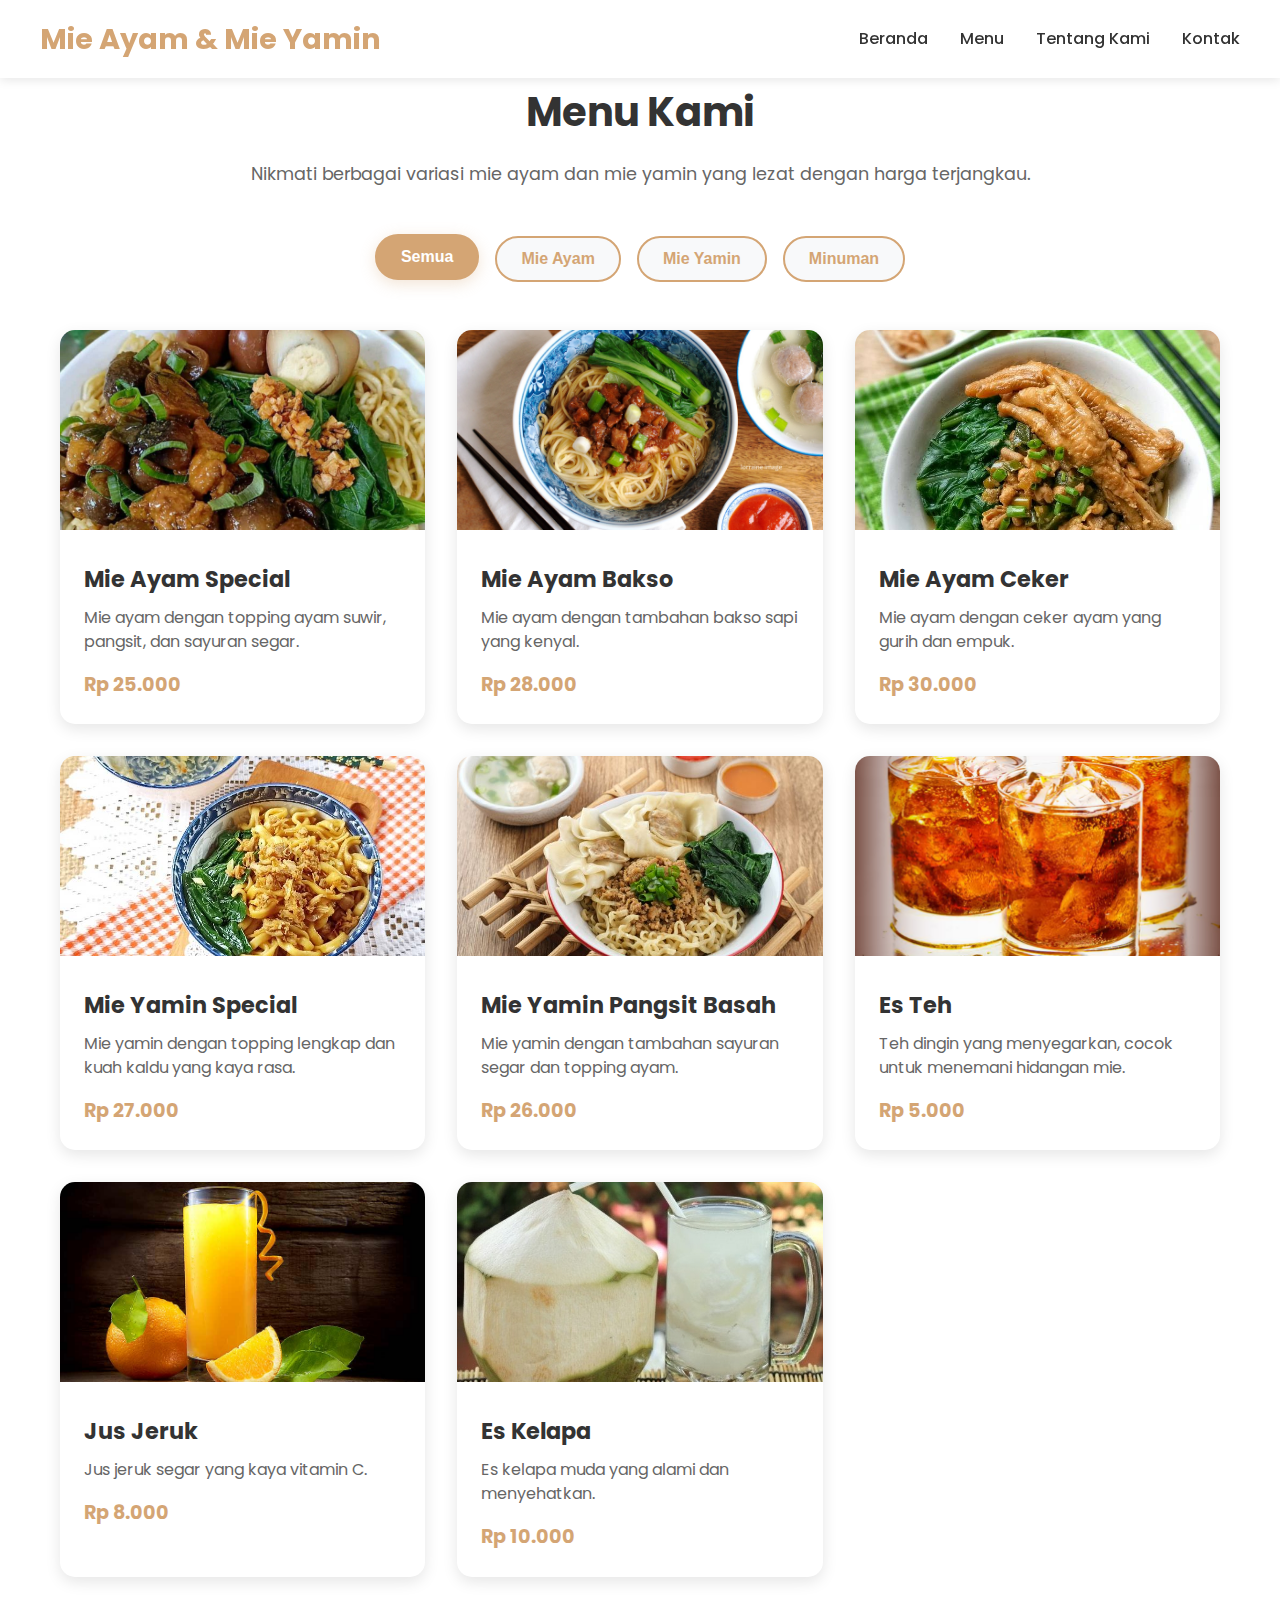
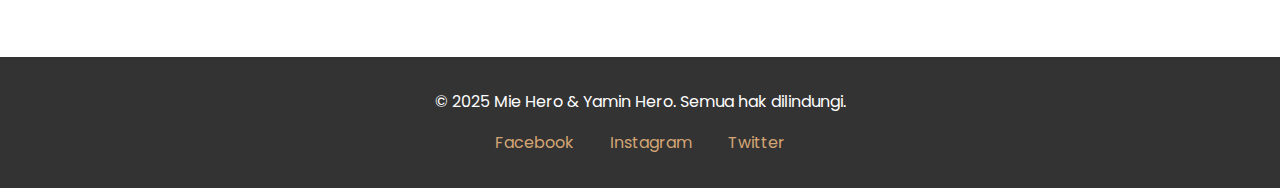
<file: menu.html>
<!DOCTYPE html>
<html lang="id">
<head>
    <meta charset="UTF-8">
    <meta name="viewport" content="width=device-width, initial-scale=1.0">
    <title>Menu - Mie Ayam & Mie Yamin</title>
    <link rel="stylesheet" href="style.css">
    <link href="https://fonts.googleapis.com/css2?family=Poppins:wght@300;400;600;700&display=swap" rel="stylesheet">
</head>
<body>
    <header>
        <nav>
            <div class="logo">
                <h1>Mie Ayam & Mie Yamin</h1>
            </div>
            <ul class="nav-links">
                <li><a href="index.html">Beranda</a></li>
                <li><a href="#menu">Menu</a></li>
                <li><a href="about.html">Tentang Kami</a></li>
                <li><a href="contact.html">Kontak</a></li>
            </ul>
            <div class="hamburger">
                <span></span>
                <span></span>
                <span></span>
            </div>
        </nav>
    </header>

    <section id="menu" class="menu-section">
        <div class="container">
            <h2>Menu Kami</h2>
            <p>Nikmati berbagai variasi mie ayam dan mie yamin yang lezat dengan harga terjangkau.</p>

            <div class="menu-categories">
                <button class="category-btn active" data-category="all">Semua</button>
                <button class="category-btn" data-category="mie-ayam">Mie Ayam</button>
                <button class="category-btn" data-category="mie-yamin">Mie Yamin</button>
                <button class="category-btn" data-category="minuman">Minuman</button>
            </div>

            <div class="menu-grid">
                <!-- Mie Ayam -->
                <div class="menu-item" data-category="mie-ayam">
                    <img src="images/special.jpg" alt="Mie Ayam Special">
                    <div class="menu-item-content">
                        <h3>Mie Ayam Special</h3>
                        <p>Mie ayam dengan topping ayam suwir, pangsit, dan sayuran segar.</p>
                        <span class="price">Rp 25.000</span>
                    </div>
                </div>

                <div class="menu-item" data-category="mie-ayam">
                    <img src="images/mieayam.jpeg" alt="Mie Ayam Bakso">
                    <div class="menu-item-content">
                        <h3>Mie Ayam Bakso</h3>
                        <p>Mie ayam dengan tambahan bakso sapi yang kenyal.</p>
                        <span class="price">Rp 28.000</span>
                    </div>
                </div>

                <div class="menu-item" data-category="mie-ayam">
                    <img src="images/mie-ayam-ceker.jpg" alt="Mie Ayam Ceker">
                    <div class="menu-item-content">
                        <h3>Mie Ayam Ceker</h3>
                        <p>Mie ayam dengan ceker ayam yang gurih dan empuk.</p>
                        <span class="price">Rp 30.000</span>
                    </div>
                </div>

                <!-- Mie Yamin -->
                <div class="menu-item" data-category="mie-yamin">
                    <img src="images/mie-yamin.jpg" alt="Mie Yamin Special">
                    <div class="menu-item-content">
                        <h3>Mie Yamin Special</h3>
                        <p>Mie yamin dengan topping lengkap dan kuah kaldu yang kaya rasa.</p>
                        <span class="price">Rp 27.000</span>
                    </div>
                </div>

                <div class="menu-item" data-category="mie-yamin">
                    <img src="images/yaminpangsit.jpg" alt="Mie Yamin Sayur">
                    <div class="menu-item-content">
                        <h3>Mie Yamin Pangsit Basah</h3>
                        <p>Mie yamin dengan tambahan sayuran segar dan topping ayam.</p>
                        <span class="price">Rp 26.000</span>
                    </div>
                </div>

                <!-- Minuman -->
                <div class="menu-item" data-category="minuman">
                    <img src="images/es.jpeg" alt="Es Teh">
                    <div class="menu-item-content">
                        <h3>Es Teh</h3>
                        <p>Teh dingin yang menyegarkan, cocok untuk menemani hidangan mie.</p>
                        <span class="price">Rp 5.000</span>
                    </div>
                </div>

                <div class="menu-item" data-category="minuman">
                    <img src="images/jeruk.jpg" alt="Jus Jeruk">
                    <div class="menu-item-content">
                        <h3>Jus Jeruk</h3>
                        <p>Jus jeruk segar yang kaya vitamin C.</p>
                        <span class="price">Rp 8.000</span>
                    </div>
                </div>

                <div class="menu-item" data-category="minuman">
                    <img src="images/kelapa.jpg" alt="Es Kelapa">
                    <div class="menu-item-content">
                        <h3>Es Kelapa</h3>
                        <p>Es kelapa muda yang alami dan menyehatkan.</p>
                        <span class="price">Rp 10.000</span>
                    </div>
                </div>
            </div>
        </div>
    </section>

    <footer>
        <div class="container">
            <p>&copy; 2025 Mie Hero & Yamin Hero. Semua hak dilindungi.</p>
            <div class="social-links">
                <a href="facebook.html">Facebook</a>
                <a href="instagram.html">Instagram</a>
                <a href="twitter.html">Twitter</a>
            </div>
        </div>
    </footer>

    <script src="script.js"></script>
    <script src="menu.js"></script>
</body>
</html>
</file>
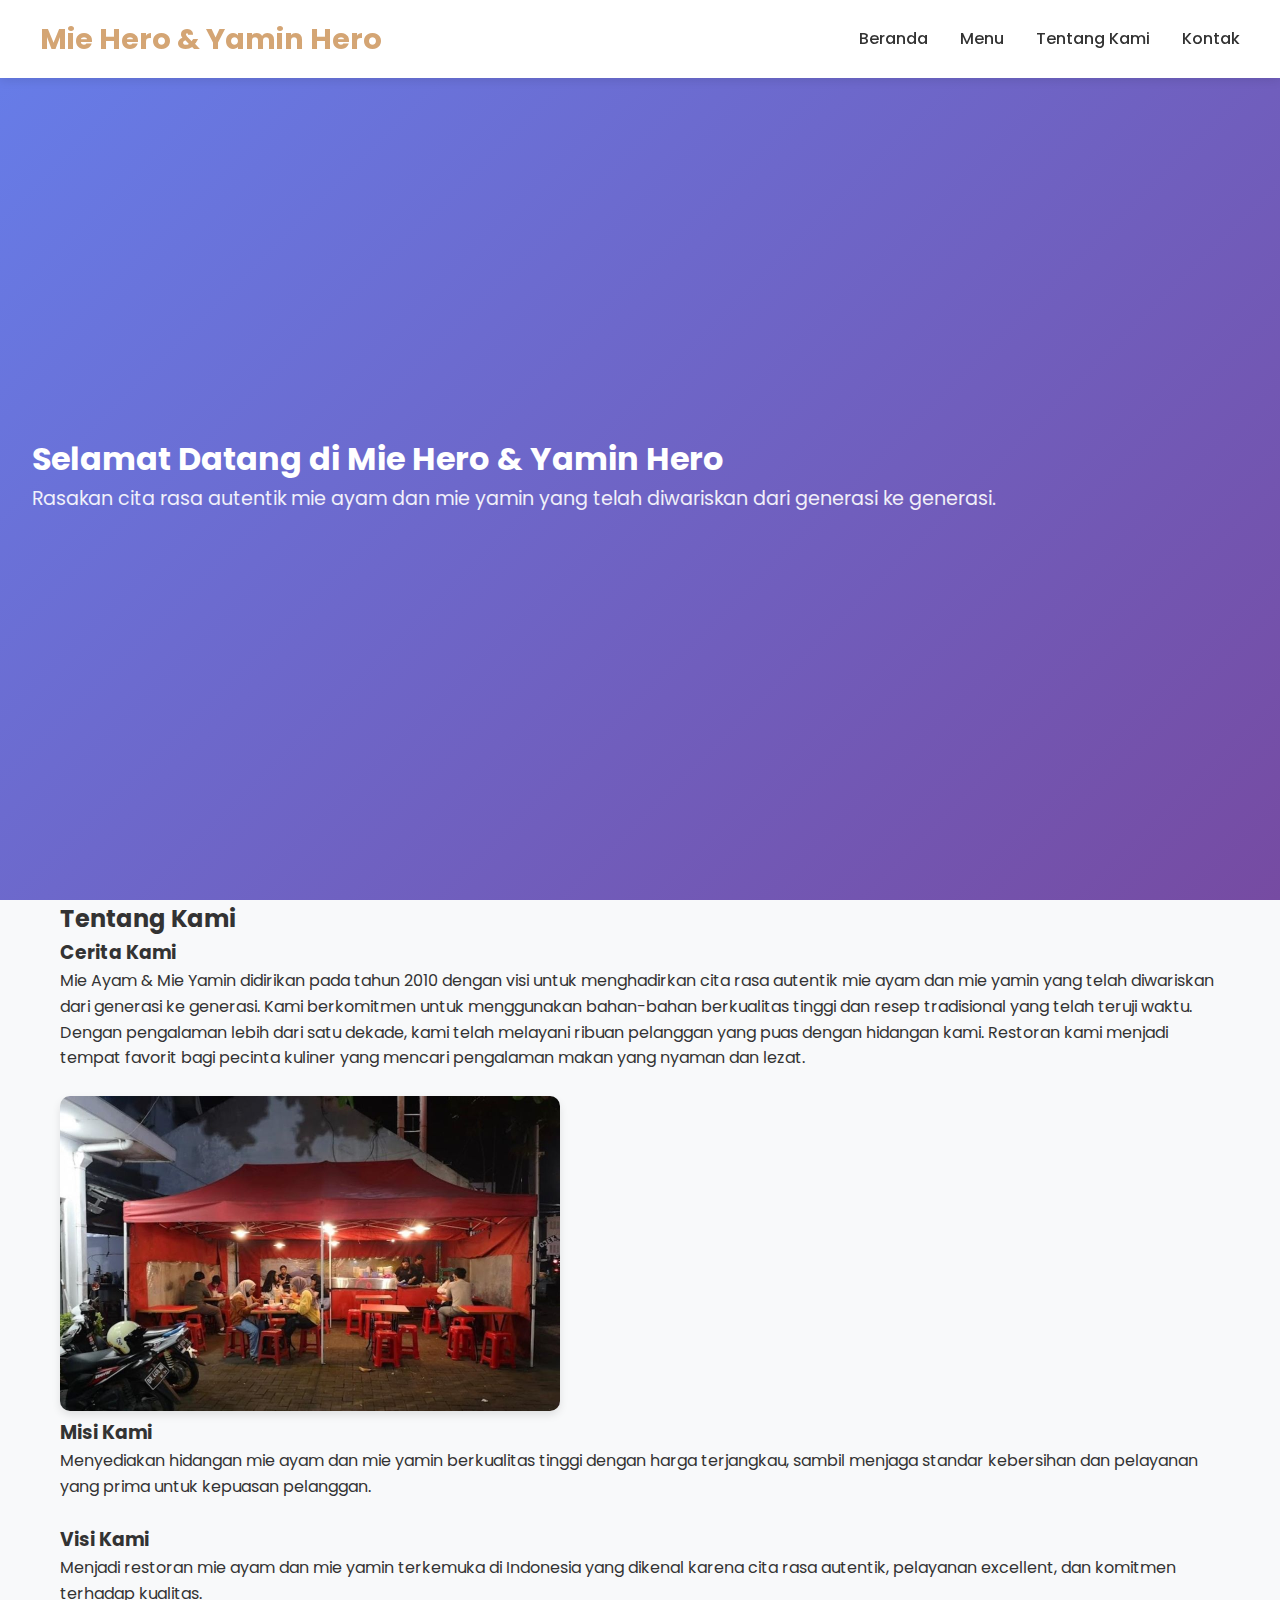
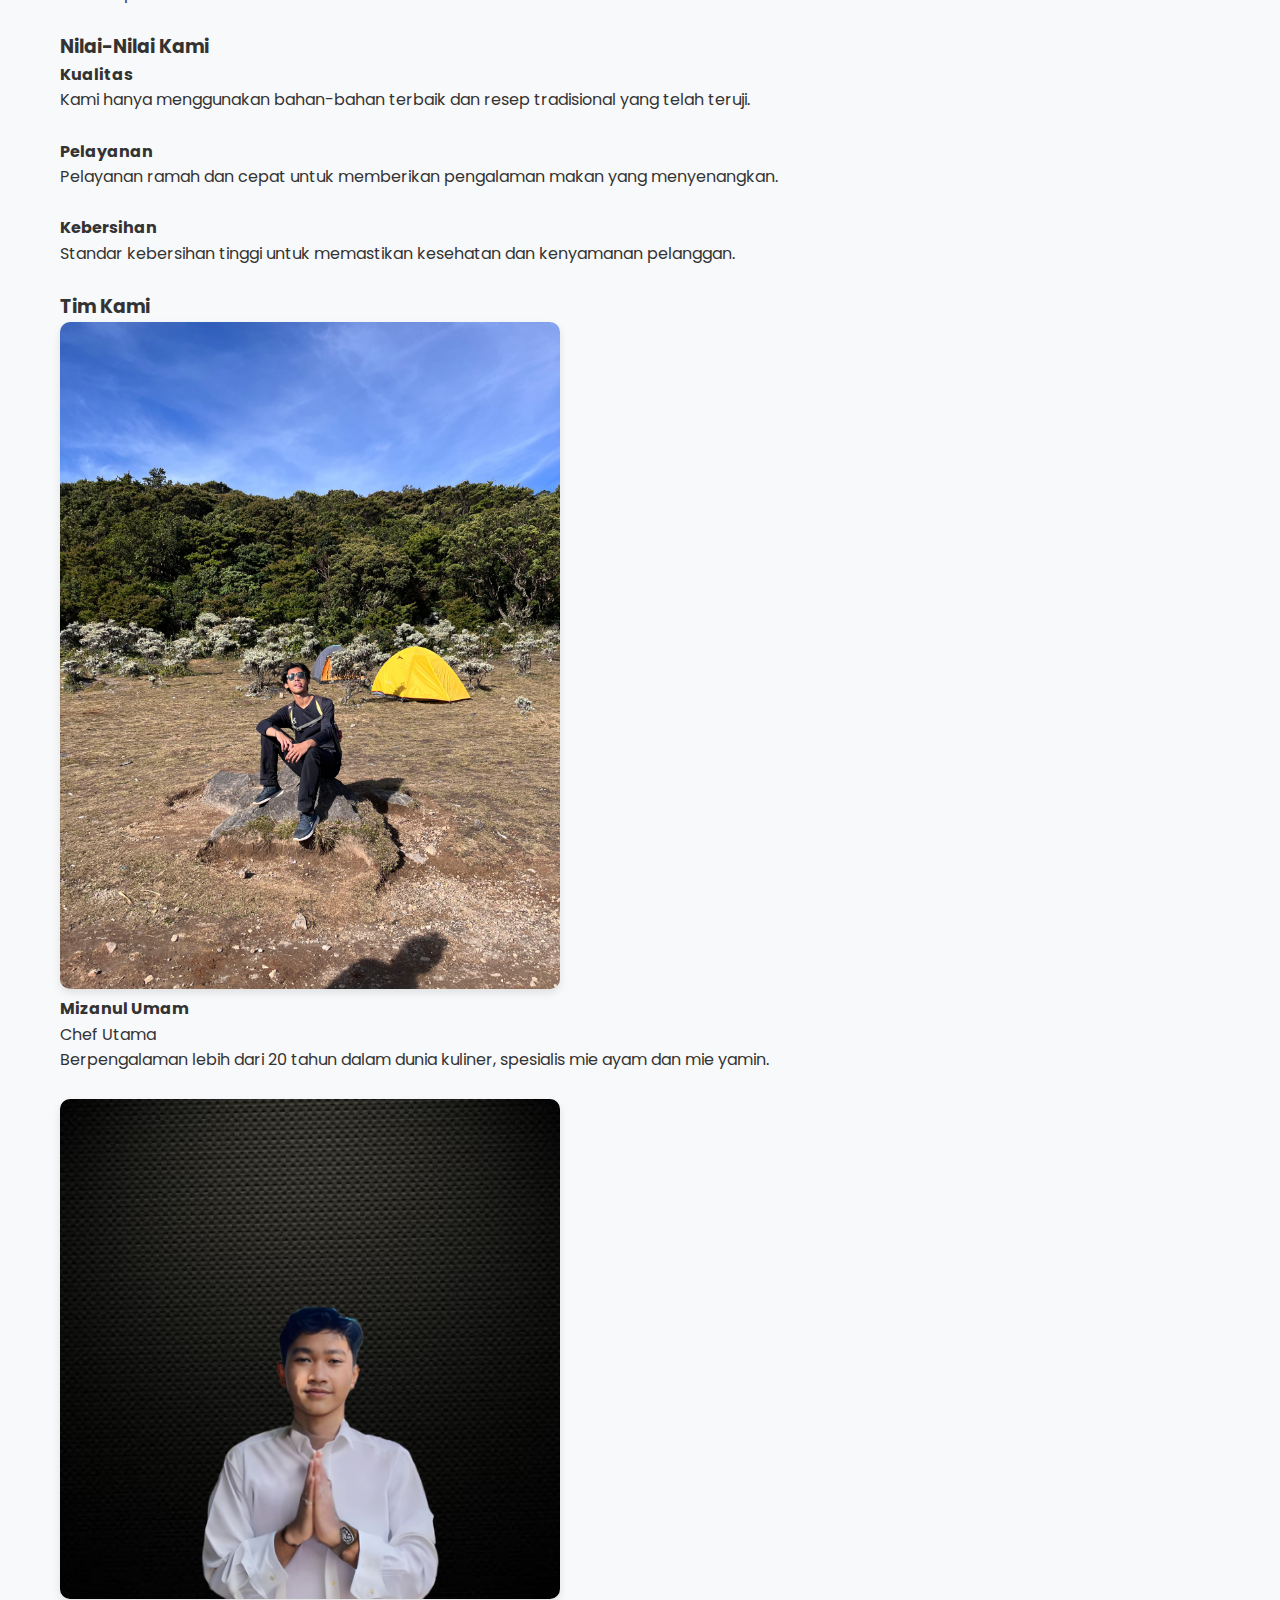
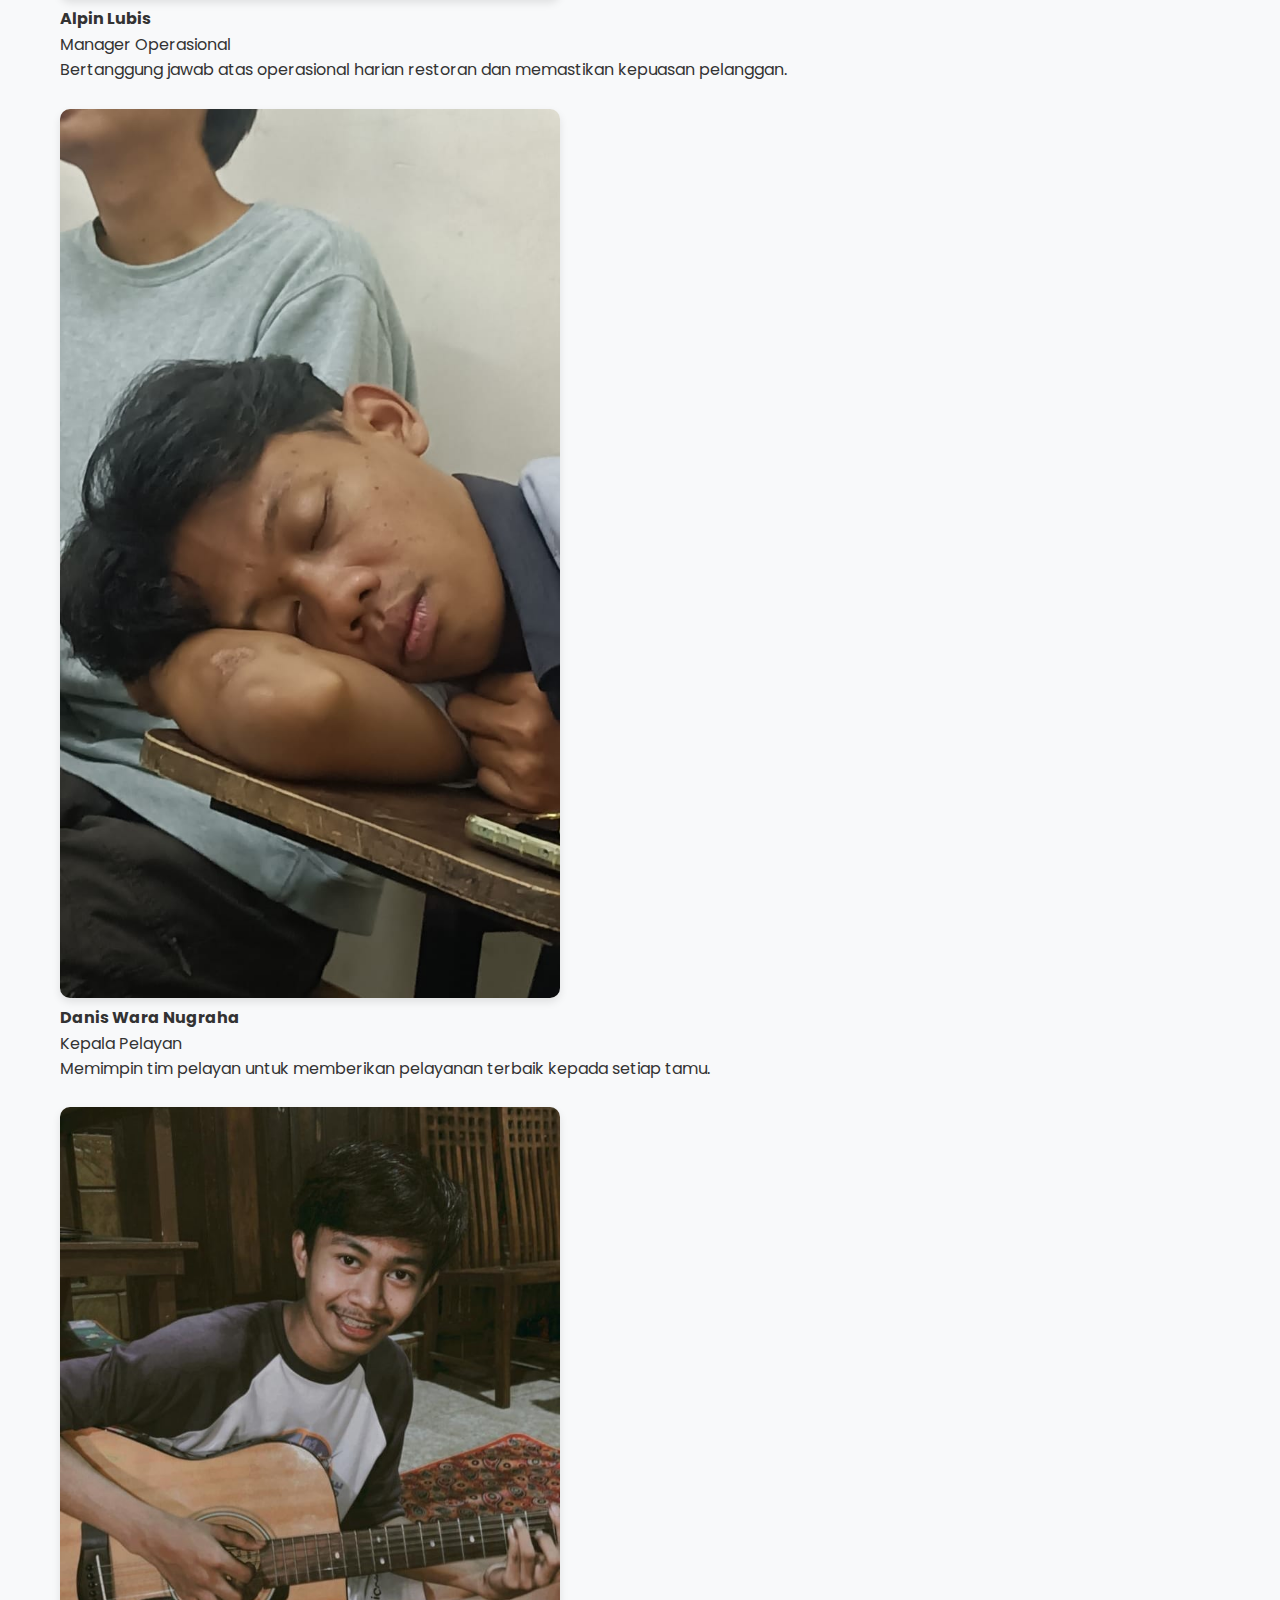
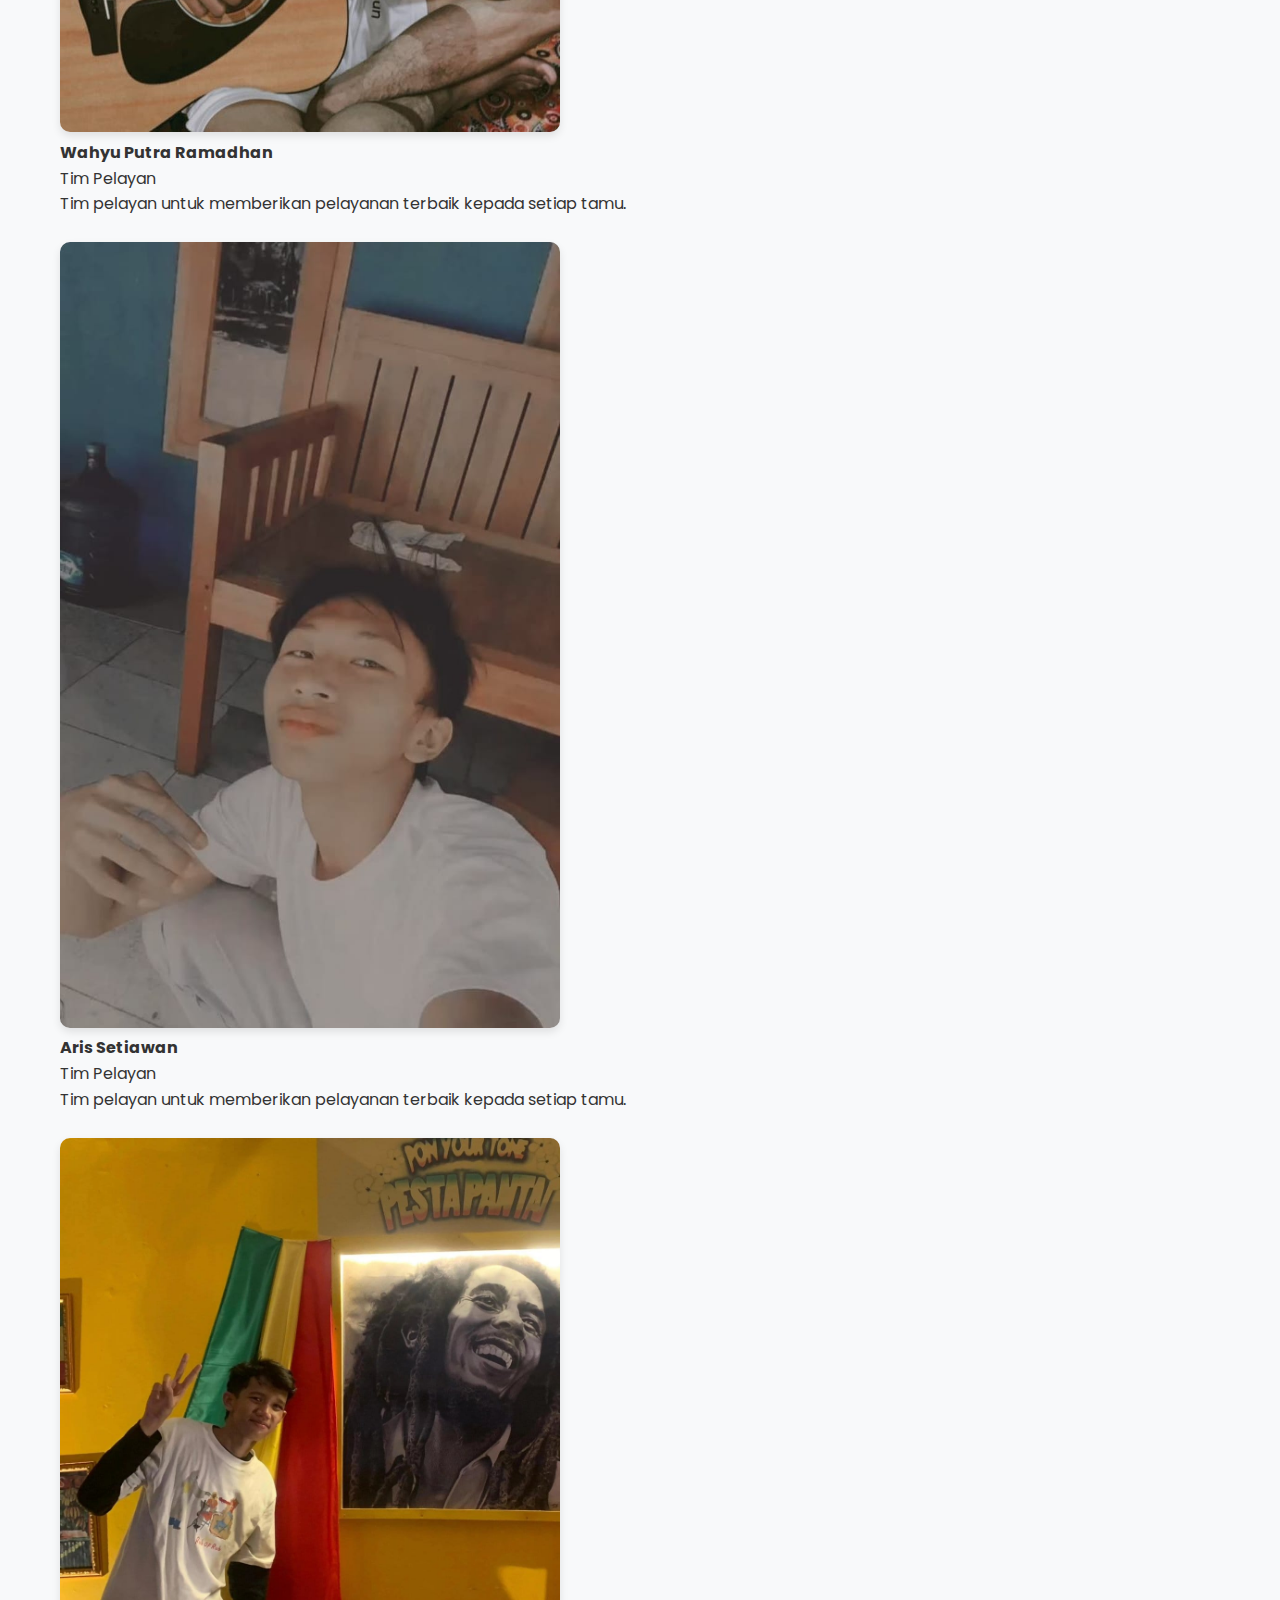
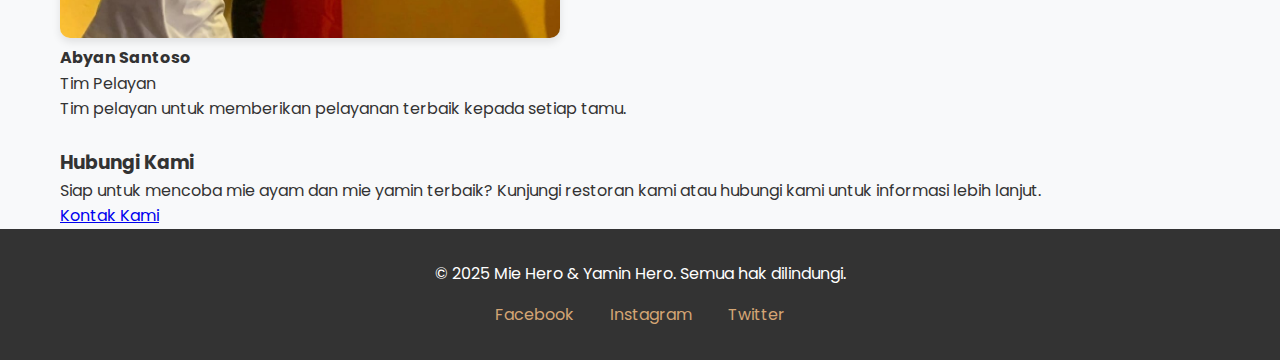
<file: mieayam-website/about.html>
<!DOCTYPE html>
<html lang="id">
<head>
    <meta charset="UTF-8">
    <meta name="viewport" content="width=device-width, initial-scale=1.0">
    <title>Tentang Kami - Mie Ayam & Mie Yamin</title>
    <link rel="stylesheet" href="style.css">
    <link href="https://fonts.googleapis.com/css2?family=Poppins:wght@300;400;600;700&display=swap" rel="stylesheet">
</head>
<body>
    <header>
        <nav>
            <div class="logo">
                <h1>Mie Hero & Yamin Hero</h1>
            </div>
            <ul class="nav-links">
                <li><a href="index.html">Beranda</a></li>
                <li><a href="menu.html">Menu</a></li>
                <li><a href="#about">Tentang Kami</a></li>
                <li><a href="contact.html">Kontak</a></li>
            </ul>
            <div class="hamburger">
                <span></span>
                <span></span>
                <span></span>
            </div>
        </nav>
    </header>

    <!-- Hero Section -->
    <section class="hero">
        <div class="hero-content">
            <h1>Selamat Datang di Mie Hero & Yamin Hero</h1>
            <p>Rasakan cita rasa autentik mie ayam dan mie yamin yang telah diwariskan dari generasi ke generasi.</p>
        </div>
    </section>

    <section id="about" class="about-section">
        <div class="container">
            <h2>Tentang Kami</h2>
            <div class="about-content">
                <div class="about-text">
                    <h3>Cerita Kami</h3>
                    <p>Mie Ayam & Mie Yamin didirikan pada tahun 2010 dengan visi untuk menghadirkan cita rasa autentik mie ayam dan mie yamin yang telah diwariskan dari generasi ke generasi. Kami berkomitmen untuk menggunakan bahan-bahan berkualitas tinggi dan resep tradisional yang telah teruji waktu.</p>
                    <p>Dengan pengalaman lebih dari satu dekade, kami telah melayani ribuan pelanggan yang puas dengan hidangan kami. Restoran kami menjadi tempat favorit bagi pecinta kuliner yang mencari pengalaman makan yang nyaman dan lezat.</p> <br>
                </div>
                <div class="about-image">
                    <img src="images/warung.jpeg" alt="Restoran Mie Ayam & Mie Yamin" style="width: 100%; height: auto; max-width: 500px; border-radius: 10px; box-shadow: 0 4px 8px rgba(0,0,0,0.1);">
                </div>
            </div>

            <div class="mission-vision">
                <div class="mission">
                    <h3>Misi Kami</h3>
                    <p>Menyediakan hidangan mie ayam dan mie yamin berkualitas tinggi dengan harga terjangkau, sambil menjaga standar kebersihan dan pelayanan yang prima untuk kepuasan pelanggan.</p> <br>
                </div>
                <div class="vision">
                    <h3>Visi Kami</h3>
                    <p>Menjadi restoran mie ayam dan mie yamin terkemuka di Indonesia yang dikenal karena cita rasa autentik, pelayanan excellent, dan komitmen terhadap kualitas.</p> <br>
                </div>
            </div>

            <div class="values">
                <h3>Nilai-Nilai Kami</h3>
                <div class="values-grid">
                    <div class="value-item">
                        <h4>Kualitas</h4>
                        <p>Kami hanya menggunakan bahan-bahan terbaik dan resep tradisional yang telah teruji.</p><br>
                    </div>
                    <div class="value-item">
                        <h4>Pelayanan</h4>
                        <p>Pelayanan ramah dan cepat untuk memberikan pengalaman makan yang menyenangkan.</p> <br>
                    </div>
                    <div class="value-item">
                        <h4>Kebersihan</h4>
                        <p>Standar kebersihan tinggi untuk memastikan kesehatan dan kenyamanan pelanggan.</p> <br>
                    </div>
                </div>
            </div>

            <div class="team">
                <h3>Tim Kami</h3>
                <div class="team-grid">
                    <div class="team-member">
                        <img src="images/um.jpg" alt="Chef Utama" style="width: 100%; height: auto; max-width: 500px; object-fit: cover; border-radius: 10px; box-shadow: 0 4px 8px rgba(0,0,0,0.1);">
                        <h4>Mizanul Umam</h4>
                        <p>Chef Utama</p>
                        <p>Berpengalaman lebih dari 20 tahun dalam dunia kuliner, spesialis mie ayam dan mie yamin.</p> <br>
                    </div>
                    <div class="team-member">
                        <img src="images/lubisphoto.jpg" alt="Manager" style="width: 100%; height: auto; max-width: 500px; object-fit: cover; border-radius: 10px; box-shadow: 0 4px 8px rgba(0,0,0,0.1);">
                        <h4>Alpin Lubis</h4>
                        <p>Manager Operasional</p>
                        <p>Bertanggung jawab atas operasional harian restoran dan memastikan kepuasan pelanggan.</p> <br>
                    </div>
                    <div class="team-member">
                        <img src="images/dn.jpg" alt="Kepala Pelayan" style="width: width: 100%; height: auto; max-width: 500px; object-fit: cover; border-radius: 10px; box-shadow: 0 4px 8px rgba(0,0,0,0.1);">
                        <h4>Danis Wara Nugraha</h4>
                        <p>Kepala Pelayan</p>
                        <p>Memimpin tim pelayan untuk memberikan pelayanan terbaik kepada setiap tamu.</p> <br>
                    </div>
                    <div class="team-member">
                        <img src="images/bl.jpg" alt="Tim Pelayan" style="width: width: 100%; height: auto; max-width: 500px;; object-fit: cover; border-radius: 10px; box-shadow: 0 4px 8px rgba(0,0,0,0.1);">
                        <h4>Wahyu Putra Ramadhan</h4>
                        <p>Tim Pelayan</p>
                        <p>Tim pelayan untuk memberikan pelayanan terbaik kepada setiap tamu.</p> <br>
                    </div>
                    <div class="team-member">
                        <img src="images/ris.jpg" alt="Tim Pelayan" style="width:width: 100%; height: auto; max-width: 500px; object-fit: cover; border-radius: 10px; box-shadow: 0 4px 8px rgba(0,0,0,0.1);">
                        <h4>Aris Setiawan</h4>
                        <p>Tim Pelayan</p>
                        <p>Tim pelayan untuk memberikan pelayanan terbaik kepada setiap tamu.</p> <br>
                    <div class="team-member">
                        <img src="images/ab.jpg" alt="Tim Pelayan" style="width:width: 100%; height: auto; max-width: 500px; object-fit: cover; border-radius: 10px; box-shadow: 0 4px 8px rgba(0,0,0,0.1);">
                        <h4>Abyan Santoso</h4>
                        <p>Tim Pelayan</p>
                        <p>Tim pelayan untuk memberikan pelayanan terbaik kepada setiap tamu.</p> <br>
                    </div>
                </div>
            </div>

            <div class="contact-cta">
                <h3>Hubungi Kami</h3>
                <p>Siap untuk mencoba mie ayam dan mie yamin terbaik? Kunjungi restoran kami atau hubungi kami untuk informasi lebih lanjut.</p>
                <a href="contact.html" class="cta-button">Kontak Kami</a>
            </div>
        </div>
    </section>

    <footer>
        <div class="container">
            <p>&copy; 2025 Mie Hero & Yamin Hero. Semua hak dilindungi.</p>
            <div class="social-links">
                <a href="facebook.html">Facebook</a>
                <a href="instagram.html">Instagram</a>
                <a href="twitter.html">Twitter</a>
            </div>
        </div>
    </footer>

    <script src="script.js"></script>
</body>
</html>
</file>
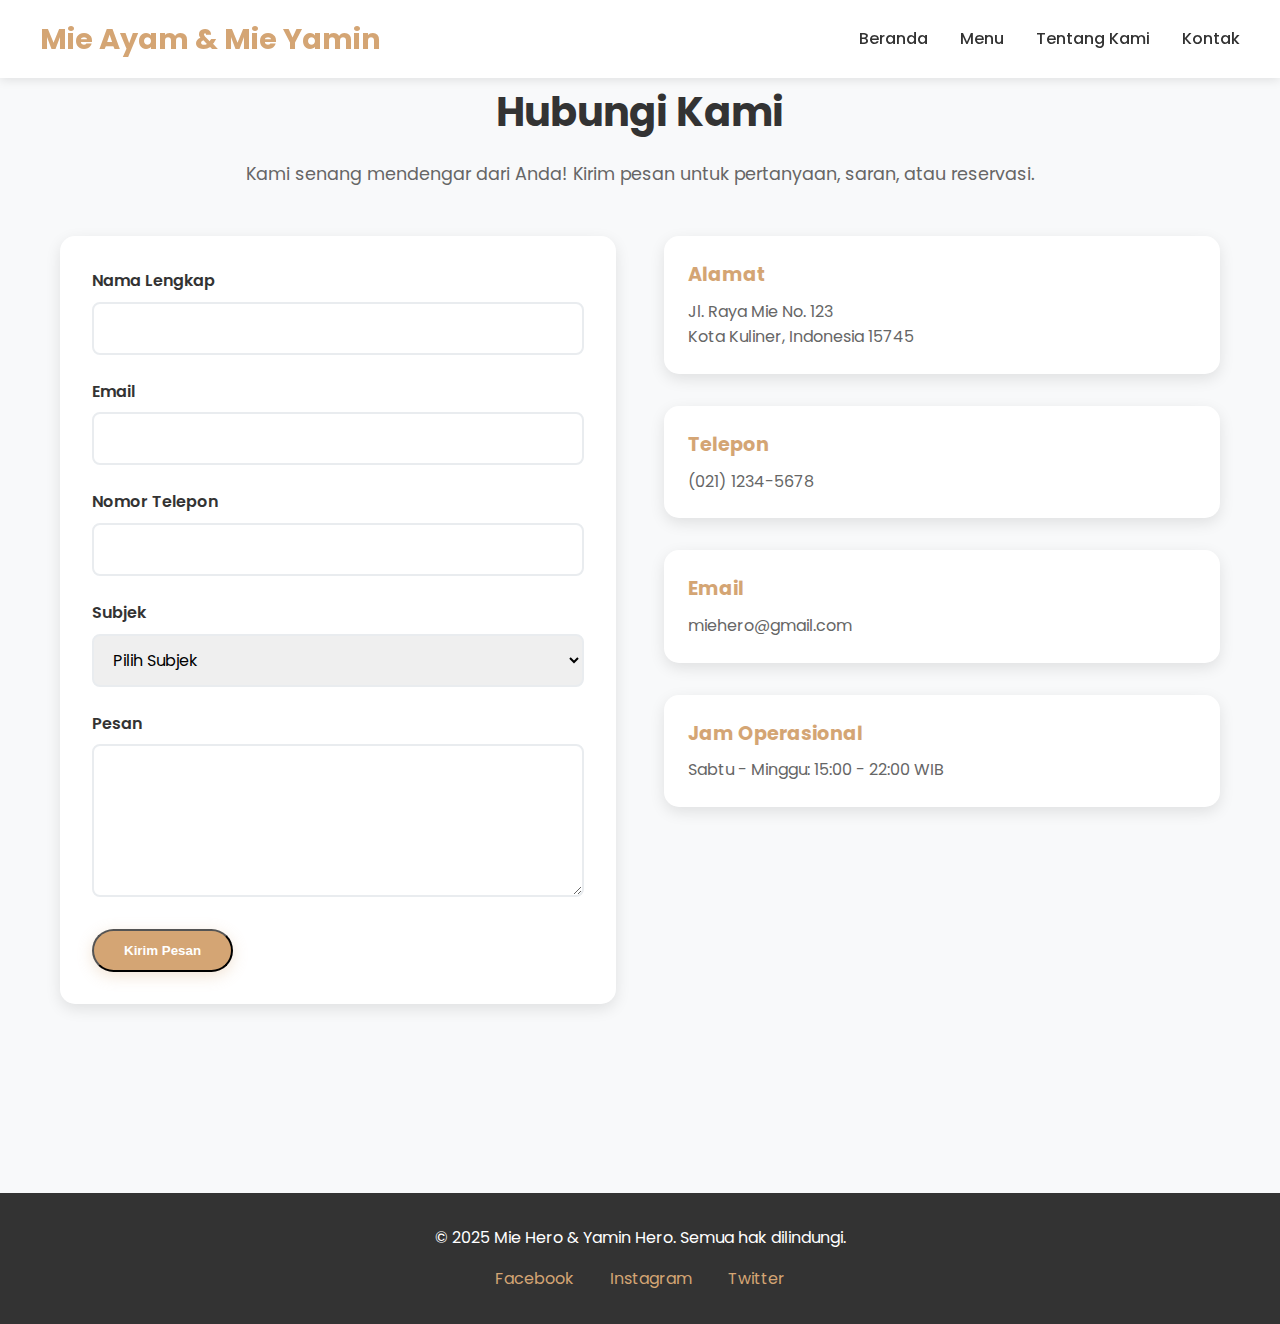
<file: mieayam-website/contact.html>
<!DOCTYPE html>
<html lang="id">
<head>
    <meta charset="UTF-8">
    <meta name="viewport" content="width=device-width, initial-scale=1.0">
    <title>Kontak - Mie Ayam & Mie Yamin</title>
    <link rel="stylesheet" href="style.css">
    <link href="https://fonts.googleapis.com/css2?family=Poppins:wght@300;400;600;700&display=swap" rel="stylesheet">
</head>
<body>
    <header>
        <nav>
            <div class="logo">
                <h1>Mie Ayam & Mie Yamin</h1>
            </div>
            <ul class="nav-links">
                <li><a href="index.html">Beranda</a></li>
                <li><a href="menu.html">Menu</a></li>
                <li><a href="about.html">Tentang Kami</a></li>
                <li><a href="#contact">Kontak</a></li>
            </ul>
            <div class="hamburger">
                <span></span>
                <span></span>
                <span></span>
            </div>
        </nav>
    </header>

    <section id="contact" class="contact-section">
        <div class="container">
            <h2>Hubungi Kami</h2>
            <p>Kami senang mendengar dari Anda! Kirim pesan untuk pertanyaan, saran, atau reservasi.</p>

            <div class="contact-content">
                <div class="contact-form">
                    <form id="contact-form">
                        <div class="form-group">
                            <label for="name">Nama Lengkap</label>
                            <input type="text" id="name" name="name" required>
                        </div>
                        <div class="form-group">
                            <label for="email">Email</label>
                            <input type="email" id="email" name="email" required>
                        </div>
                        <div class="form-group">
                            <label for="phone">Nomor Telepon</label>
                            <input type="tel" id="phone" name="phone">
                        </div>
                        <div class="form-group">
                            <label for="subject">Subjek</label>
                            <select id="subject" name="subject">
                                <option value="">Pilih Subjek</option>
                                <option value="reservation">Reservasi</option>
                                <option value="feedback">Masukan</option>
                                <option value="complaint">Keluhan</option>
                                <option value="other">Lainnya</option>
                            </select>
                        </div>
                        <div class="form-group">
                            <label for="message">Pesan</label>
                            <textarea id="message" name="message" rows="5" required></textarea>
                        </div>
                        <button type="submit" class="btn-primary">Kirim Pesan</button>
                    </form>
                </div>

                <div class="contact-info">
                    <div class="info-item">
                        <h3>Alamat</h3>
                        <p>Jl. Raya Mie No. 123<br>Kota Kuliner, Indonesia 15745</p>
                    </div>
                    <div class="info-item">
                        <h3>Telepon</h3>
                        <p>(021) 1234-5678</p>
                    </div>
                    <div class="info-item">
                        <h3>Email</h3>
                        <p>miehero@gmail.com</p>
                    </div>
                    <div class="info-item">
                        <h3>Jam Operasional</h3>
                        <p>Sabtu - Minggu: 15:00 - 22:00 WIB</p>
                    </div>
                    <div class="map">
                        <iframe src="https://www.google.com/maps/embed?pb=!1m18!1m12!1m3!1d3966.521260322283!2d106.816666!3d-6.200000!2m3!1f0!2f0!3f0!3m2!1i1024!2i768!4f13.1!3m3!1m2!1s0x0%3A0x0!2zNsKwMTInMDAuMCJTIDEwNsKwNDknMDAuMCJF!5e0!3m2!1sen!2sid!4v1635000000000!5m2!1sen!2sid" width="100%" height="300" style="border:0;" allowfullscreen="" loading="lazy"></iframe>
                    </div>
                </div>
            </div>
        </div>
    </section>

    <footer>
        <div class="container">
            <p>&copy; 2025 Mie Hero & Yamin Hero. Semua hak dilindungi.</p>
            <div class="social-links">
                <a href="facebook.html">Facebook</a>
                <a href="instagram.html">Instagram</a>
                <a href="twitter.html">Twitter</a>
            </div>
        </div>
    </footer>

    <script src="script.js"></script>
</body>
</html>
</file>
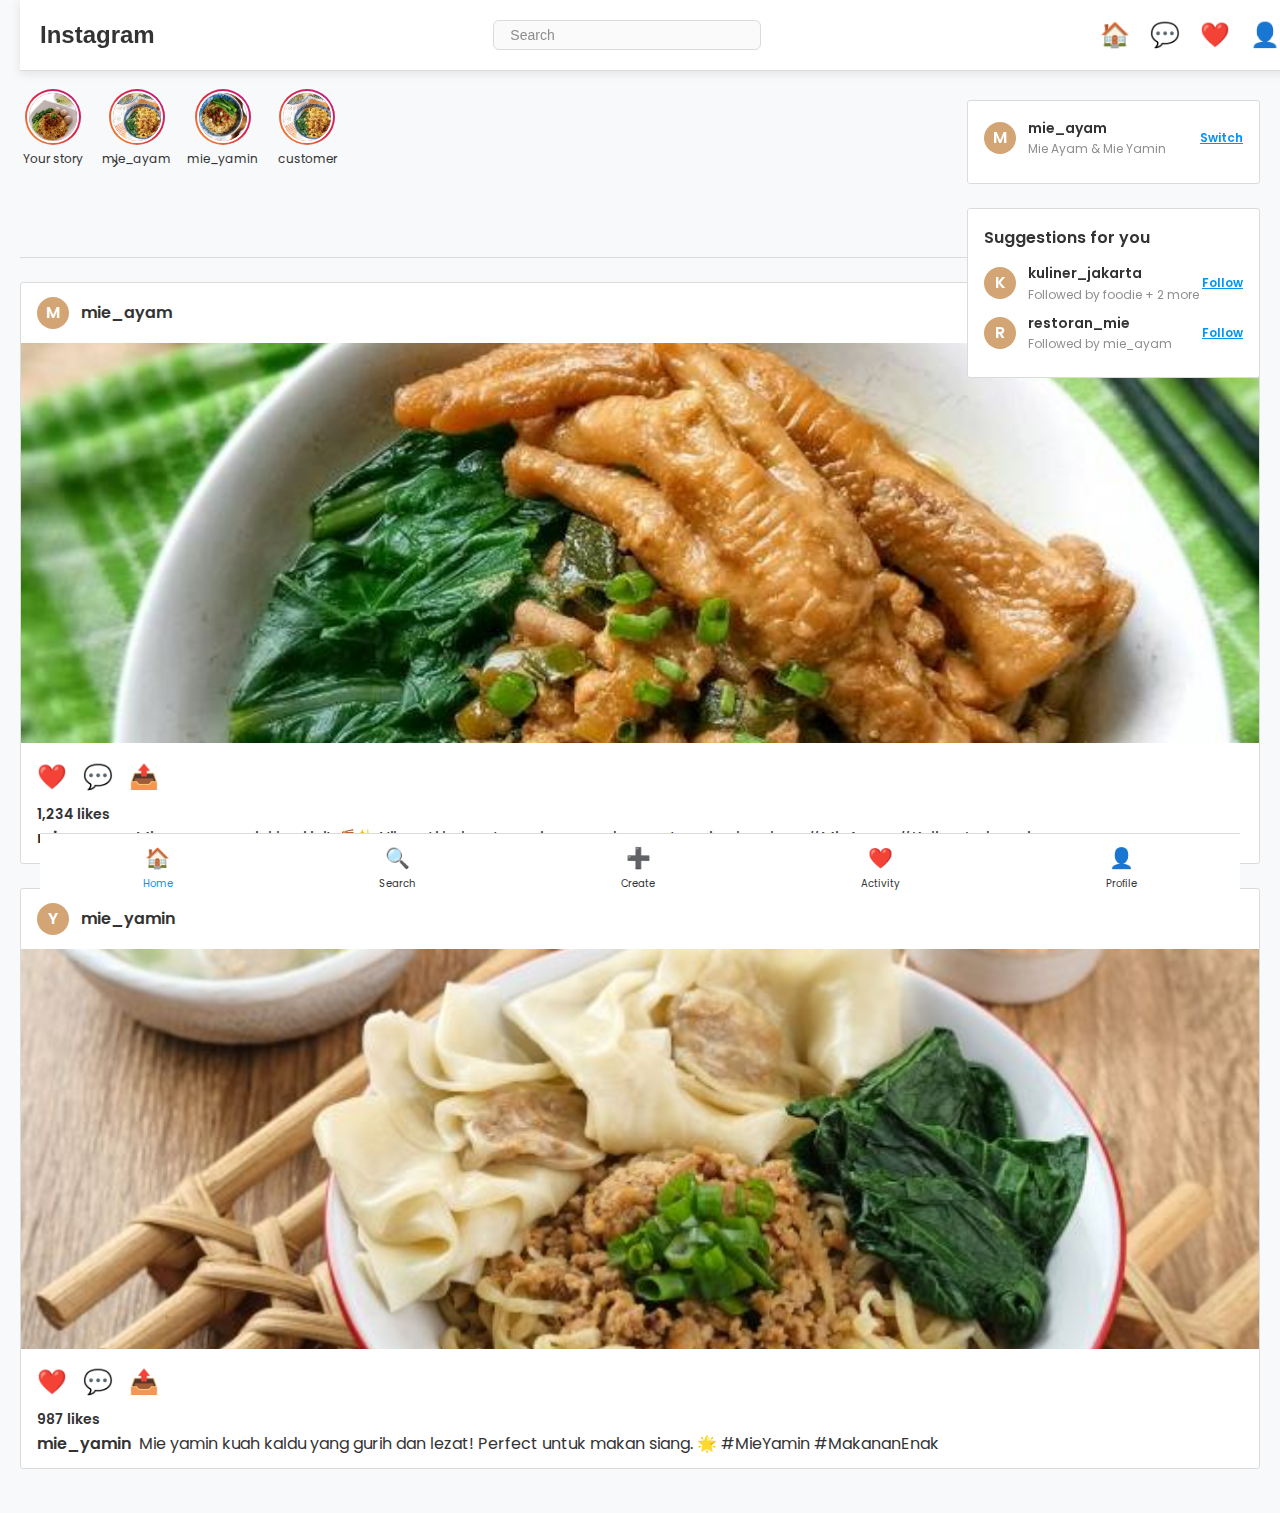
<file: mieayam-website/instagram.html>
<!DOCTYPE html>
<html lang="id">
<head>
    <meta charset="UTF-8">
    <meta name="viewport" content="width=device-width, initial-scale=1.0">
    <title>Mie Ayam & Mie Yamin - Instagram</title>
    <link rel="stylesheet" href="style.css">
    <link href="https://fonts.googleapis.com/css2?family=Poppins:wght@300;400;600;700&display=swap" rel="stylesheet">
    <style>
        .instagram-header {
            display: flex;
            align-items: center;
            justify-content: space-between;
            padding: 16px 20px;
            border-bottom: 1px solid #dbdbdb;
            max-width: 100%;
            margin: 0 auto;
        }

        .instagram-container {
            max-width: 100%;
            margin: 0 auto;
            padding: 20px;
            padding-top: 0;
        }

        .instagram-logo {
            font-size: 24px;
            font-weight: 600;
            color: #333;
            font-family: 'Instagram Sans', sans-serif;
        }

        .header-icons {
            display: flex;
            gap: 20px;
            align-items: center;
        }

        .header-icon {
            font-size: 24px;
            cursor: pointer;
            color: #333;
        }

        .search-bar {
            flex: 1;
            max-width: 268px;
            margin: 0 20px;
        }

        .search-input {
            width: 100%;
            padding: 6px 16px;
            border: 1px solid #dbdbdb;
            border-radius: 6px;
            background: #fafafa;
            font-size: 14px;
            outline: none;
        }

        .search-input::placeholder {
            color: #8e8e8e;
        }

        .stories {
            display: flex;
            gap: 16px;
            padding: 89px 0;
            border-bottom: 1px solid #dbdbdb;
            overflow-x: auto;
        }

        .story {
            display: flex;
            flex-direction: column;
            align-items: center;
            min-width: 66px;
        }

        .story-avatar {
            width: 56px;
            height: 56px;
            border-radius: 50%;
            background: linear-gradient(45deg, #f09433 0%,#e6683c 25%,#dc2743 50%,#cc2366 75%,#bc1888 100%);
            padding: 2px;
            margin-bottom: 4px;
        }

        .story-avatar img {
            width: 100%;
            height: 100%;
            border-radius: 50%;
            border: 2px solid white;
            object-fit: cover;
        }

        .story-name {
            font-size: 12px;
            color: #333;
            text-align: center;
        }

        .post {
            border: 1px solid #dbdbdb;
            border-radius: 3px;
            margin: 24px 0;
            background: white;
        }

        .post-header {
            display: flex;
            align-items: center;
            padding: 14px 16px;
        }

        .post-avatar {
            width: 32px;
            height: 32px;
            border-radius: 50%;
            margin-right: 12px;
            background: #d4a574;
            display: flex;
            align-items: center;
            justify-content: center;
            color: white;
            font-weight: 600;
        }

        .post-username {
            font-weight: 600;
            color: #333;
        }

        .post-image {
            width: 100%;
            height: 400px;
            object-fit: cover;
        }

        .post-actions {
            display: flex;
            padding: 12px 16px;
            gap: 16px;
        }

        .action-btn {
            background: none;
            border: none;
            font-size: 24px;
            cursor: pointer;
            color: #333;
        }

        .post-likes {
            font-weight: 600;
            padding: 0 16px;
            font-size: 14px;
        }

        .post-caption {
            padding: 0 16px 12px;
        }

        .post-caption .username {
            font-weight: 600;
            margin-right: 4px;
        }

        .sidebar {
            position: fixed;
            right: 20px;
            top: 100px;
            width: 293px;
        }

        .sidebar-card {
            background: white;
            border: 1px solid #dbdbdb;
            border-radius: 3px;
            margin-bottom: 24px;
            padding: 16px;
        }

        .sidebar-title {
            font-weight: 600;
            margin-bottom: 12px;
        }

        .sidebar-user {
            display: flex;
            align-items: center;
            margin-bottom: 8px;
        }

        .sidebar-user-avatar {
            width: 32px;
            height: 32px;
            border-radius: 50%;
            margin-right: 12px;
            background: #d4a574;
            display: flex;
            align-items: center;
            justify-content: center;
            color: white;
            font-weight: 600;
        }

        .sidebar-user-info {
            flex: 1;
        }

        .sidebar-user-name {
            font-weight: 600;
            font-size: 14px;
        }

        .sidebar-user-handle {
            color: #8e8e8e;
            font-size: 12px;
        }

        .sidebar-switch {
            color: #0095f6;
            font-size: 12px;
            font-weight: 600;
        }

        .bottom-nav {
            position: fixed;
            bottom: 0;
            left: 0;
            right: 0;
            background: white;
            border-top: 1px solid #dbdbdb;
            display: flex;
            justify-content: space-around;
            padding: 8px 0;
            z-index: 1000;
        }

        .bottom-nav-item {
            display: flex;
            flex-direction: column;
            align-items: center;
            font-size: 20px;
            color: #333;
            text-decoration: none;
        }

        .bottom-nav-item.active {
            color: #0095f6;
        }

        .bottom-nav-label {
            font-size: 10px;
            margin-top: 2px;
        }

        @media (max-width: 768px) {
            .sidebar {
                display: none;
            }

            .instagram-container {
                padding: 10px;
                padding-bottom: 80px;
            }

            .stories {
                padding: 8px 0;
            }

            .post {
                margin: 8px 0;
            }
        }
    </style>
</head>
<body>
    <div class="instagram-container">
        <!-- Header -->
        <header class="instagram-header">
            <div class="instagram-logo">Instagram</div>
            <div class="search-bar">
                <input type="text" class="search-input" placeholder="Search">
            </div>
            <div class="header-icons">
                <span class="header-icon">🏠</span>
                <span class="header-icon">💬</span>
                <span class="header-icon">❤️</span>
                <span class="header-icon">👤</span>
            </div>
        </header>

        <div style="display: flex; gap: 32px;">
            <!-- Main Feed -->
            <div style="flex: 1;">
                <!-- Stories -->
                <div class="stories">
                    <div class="story">
                        <div class="story-avatar">
                            <img src="images/mie-hero.png" alt="Story">
                        </div>
                        <span class="story-name">Your story</span>
                    </div>
                    <div class="story">
                        <div class="story-avatar">
                             <img src="images/mie-yamin.jpg" alt="Story">>
                        </div>
                        <span class="story-name">mie_ayam</span>
                    </div>
                    <div class="story">
                        <div class="story-avatar">
                            <img src="images/mieayam.jpeg" alt="Story">
                        </div>
                        <span class="story-name">mie_yamin</span>
                    </div>
                    <div class="story">
                        <div class="story-avatar">
                            <img src="images/mie-yamin.jpg" alt="Story">
                        </div>
                        <span class="story-name">customer</span>
                    </div>
                </div>

                <!-- Posts -->
                <div class="post">
                    <div class="post-header">
                        <div class="post-avatar">M</div>
                        <span class="post-username">mie_ayam</span>
                    </div>
                    <img src="images/mie-ayam-ceker.jpg" alt="Post" class="post-image">
                    <div class="post-actions">
                        <button class="action-btn">❤️</button>
                        <button class="action-btn">💬</button>
                        <button class="action-btn">📤</button>
                    </div>
                    <div class="post-likes">1,234 likes</div>
                    <div class="post-caption">
                        <span class="username">mie_ayam</span>
                        Mie ayam special hari ini! 🍜✨ Nikmati kelezatan mie ayam dengan topping lengkap. #MieAyam #KulinerIndonesia
                    </div>
                </div>

                <div class="post">
                    <div class="post-header">
                        <div class="post-avatar">Y</div>
                        <span class="post-username">mie_yamin</span>
                    </div>
                    <img src="images/yaminpangsit.jpg" alt="Post" class="post-image">
                    <div class="post-actions">
                        <button class="action-btn">❤️</button>
                        <button class="action-btn">💬</button>
                        <button class="action-btn">📤</button>
                    </div>
                    <div class="post-likes">987 likes</div>
                    <div class="post-caption">
                        <span class="username">mie_yamin</span>
                        Mie yamin kuah kaldu yang gurih dan lezat! Perfect untuk makan siang. 🌟 #MieYamin #MakananEnak
                    </div>
                </div>
            </div>

            <!-- Sidebar -->
            <div class="sidebar">
                <div class="sidebar-card">
                    <div class="sidebar-user">
                        <div class="post-avatar">M</div>
                        <div class="sidebar-user-info">
                            <div class="sidebar-user-name">mie_ayam</div>
                            <div class="sidebar-user-handle">Mie Ayam & Mie Yamin</div>
                        </div>
                        <a href="#" class="sidebar-switch">Switch</a>
                    </div>
                </div>

                <div class="sidebar-card">
                    <div class="sidebar-title">Suggestions for you</div>
                    <div class="sidebar-user">
                        <div class="sidebar-user-avatar">K</div>
                        <div class="sidebar-user-info">
                            <div class="sidebar-user-name">kuliner_jakarta</div>
                            <div class="sidebar-user-handle">Followed by foodie + 2 more</div>
                        </div>
                        <a href="#" class="sidebar-switch">Follow</a>
                    </div>
                    <div class="sidebar-user">
                        <div class="sidebar-user-avatar">R</div>
                        <div class="sidebar-user-info">
                            <div class="sidebar-user-name">restoran_mie</div>
                            <div class="sidebar-user-handle">Followed by mie_ayam</div>
                        </div>
                        <a href="#" class="sidebar-switch">Follow</a>
                    </div>
                </div>
            </div>
        </div>
    </div>

    <!-- Bottom Navigation for Mobile -->
    <nav class="bottom-nav">
        <a href="#" class="bottom-nav-item active">
            <span>🏠</span>
            <span class="bottom-nav-label">Home</span>
        </a>
        <a href="#" class="bottom-nav-item">
            <span>🔍</span>
            <span class="bottom-nav-label">Search</span>
        </a>
        <a href="#" class="bottom-nav-item">
            <span>➕</span>
            <span class="bottom-nav-label">Create</span>
        </a>
        <a href="#" class="bottom-nav-item">
            <span>❤️</span>
            <span class="bottom-nav-label">Activity</span>
        </a>
        <a href="#" class="bottom-nav-item">
            <span>👤</span>
            <span class="bottom-nav-label">Profile</span>
        </a>
    </nav>

</body>
</html>
</file>
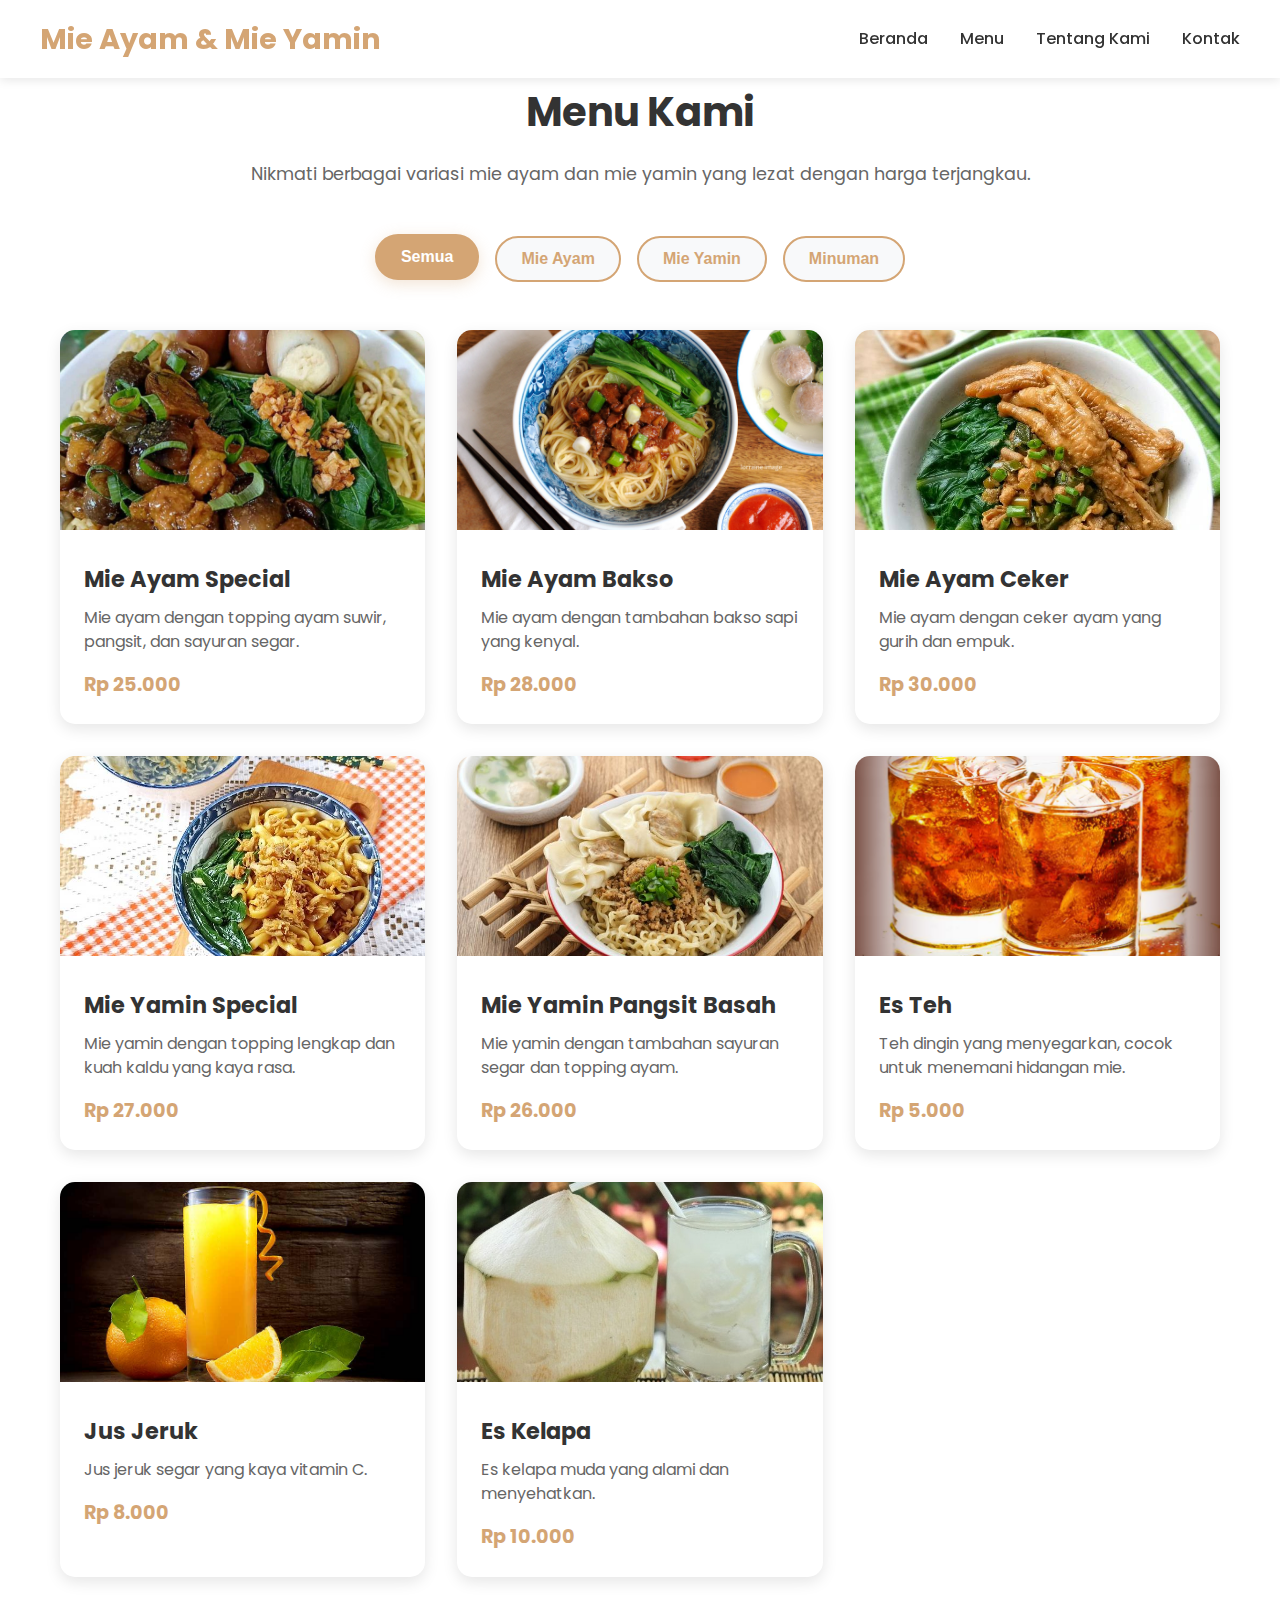
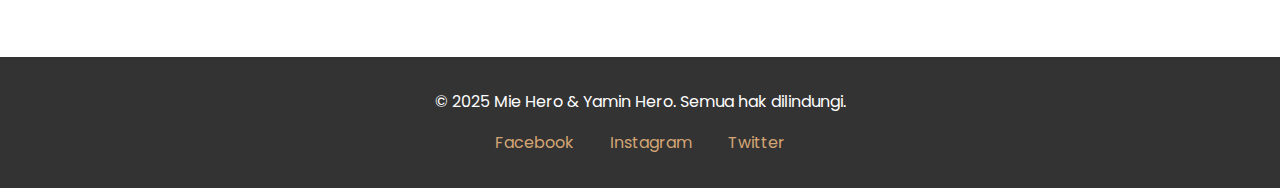
<file: mieayam-website/menu.html>
<!DOCTYPE html>
<html lang="id">
<head>
    <meta charset="UTF-8">
    <meta name="viewport" content="width=device-width, initial-scale=1.0">
    <title>Menu - Mie Ayam & Mie Yamin</title>
    <link rel="stylesheet" href="style.css">
    <link href="https://fonts.googleapis.com/css2?family=Poppins:wght@300;400;600;700&display=swap" rel="stylesheet">
</head>
<body>
    <header>
        <nav>
            <div class="logo">
                <h1>Mie Ayam & Mie Yamin</h1>
            </div>
            <ul class="nav-links">
                <li><a href="index.html">Beranda</a></li>
                <li><a href="#menu">Menu</a></li>
                <li><a href="about.html">Tentang Kami</a></li>
                <li><a href="contact.html">Kontak</a></li>
            </ul>
            <div class="hamburger">
                <span></span>
                <span></span>
                <span></span>
            </div>
        </nav>
    </header>

    <section id="menu" class="menu-section">
        <div class="container">
            <h2>Menu Kami</h2>
            <p>Nikmati berbagai variasi mie ayam dan mie yamin yang lezat dengan harga terjangkau.</p>

            <div class="menu-categories">
                <button class="category-btn active" data-category="all">Semua</button>
                <button class="category-btn" data-category="mie-ayam">Mie Ayam</button>
                <button class="category-btn" data-category="mie-yamin">Mie Yamin</button>
                <button class="category-btn" data-category="minuman">Minuman</button>
            </div>

            <div class="menu-grid">
                <!-- Mie Ayam -->
                <div class="menu-item" data-category="mie-ayam">
                    <img src="images/special.jpg" alt="Mie Ayam Special">
                    <div class="menu-item-content">
                        <h3>Mie Ayam Special</h3>
                        <p>Mie ayam dengan topping ayam suwir, pangsit, dan sayuran segar.</p>
                        <span class="price">Rp 25.000</span>
                    </div>
                </div>

                <div class="menu-item" data-category="mie-ayam">
                    <img src="images/mieayam.jpeg" alt="Mie Ayam Bakso">
                    <div class="menu-item-content">
                        <h3>Mie Ayam Bakso</h3>
                        <p>Mie ayam dengan tambahan bakso sapi yang kenyal.</p>
                        <span class="price">Rp 28.000</span>
                    </div>
                </div>

                <div class="menu-item" data-category="mie-ayam">
                    <img src="images/mie-ayam-ceker.jpg" alt="Mie Ayam Ceker">
                    <div class="menu-item-content">
                        <h3>Mie Ayam Ceker</h3>
                        <p>Mie ayam dengan ceker ayam yang gurih dan empuk.</p>
                        <span class="price">Rp 30.000</span>
                    </div>
                </div>

                <!-- Mie Yamin -->
                <div class="menu-item" data-category="mie-yamin">
                    <img src="images/mie-yamin.jpg" alt="Mie Yamin Special">
                    <div class="menu-item-content">
                        <h3>Mie Yamin Special</h3>
                        <p>Mie yamin dengan topping lengkap dan kuah kaldu yang kaya rasa.</p>
                        <span class="price">Rp 27.000</span>
                    </div>
                </div>

                <div class="menu-item" data-category="mie-yamin">
                    <img src="images/yaminpangsit.jpg" alt="Mie Yamin Sayur">
                    <div class="menu-item-content">
                        <h3>Mie Yamin Pangsit Basah</h3>
                        <p>Mie yamin dengan tambahan sayuran segar dan topping ayam.</p>
                        <span class="price">Rp 26.000</span>
                    </div>
                </div>

                <!-- Minuman -->
                <div class="menu-item" data-category="minuman">
                    <img src="images/es.jpeg" alt="Es Teh">
                    <div class="menu-item-content">
                        <h3>Es Teh</h3>
                        <p>Teh dingin yang menyegarkan, cocok untuk menemani hidangan mie.</p>
                        <span class="price">Rp 5.000</span>
                    </div>
                </div>

                <div class="menu-item" data-category="minuman">
                    <img src="images/jeruk.jpg" alt="Jus Jeruk">
                    <div class="menu-item-content">
                        <h3>Jus Jeruk</h3>
                        <p>Jus jeruk segar yang kaya vitamin C.</p>
                        <span class="price">Rp 8.000</span>
                    </div>
                </div>

                <div class="menu-item" data-category="minuman">
                    <img src="images/kelapa.jpg" alt="Es Kelapa">
                    <div class="menu-item-content">
                        <h3>Es Kelapa</h3>
                        <p>Es kelapa muda yang alami dan menyehatkan.</p>
                        <span class="price">Rp 10.000</span>
                    </div>
                </div>
            </div>
        </div>
    </section>

    <footer>
        <div class="container">
            <p>&copy; 2025 Mie Hero & Yamin Hero. Semua hak dilindungi.</p>
            <div class="social-links">
                <a href="facebook.html">Facebook</a>
                <a href="instagram.html">Instagram</a>
                <a href="twitter.html">Twitter</a>
            </div>
        </div>
    </footer>

    <script src="script.js"></script>
    <script src="menu.js"></script>
</body>
</html>
</file>
<file: style.css>
/* Reset and Base Styles */
* {
    margin: 0;
    padding: 0;
    box-sizing: border-box;
}

body {
    font-family: 'Poppins', sans-serif;
    line-height: 1.6;
    color: #333;
    background-color: #f8f9fa;
}

.container {
    max-width: 1200px;
    margin: 0 auto;
    padding: 0 20px;
}

/* Header and Navigation */
header {
    background-color: #fff;
    box-shadow: 0 2px 10px rgba(0, 0, 0, 0.1);
    position: fixed;
    width: 100%;
    top: 0;
    z-index: 1000;
}

nav {
    display: flex;
    justify-content: space-between;
    align-items: center;
    padding: 1rem 0;
    max-width: 1200px;
    margin: 0 auto;
}

.logo h1 {
    color: #d4a574;
    font-size: 1.8rem;
    font-weight: 700;
}

.nav-links {
    display: flex;
    list-style: none;
}

.nav-links li {
    margin-left: 2rem;
}

.nav-links a {
    text-decoration: none;
    color: #333;
    font-weight: 500;
    transition: color 0.3s ease;
}

.nav-links a:hover {
    color: #d4a574;
}

.hamburger {
    display: none;
    flex-direction: column;
    cursor: pointer;
    user-select: none;
    -webkit-tap-highlight-color: transparent;
    z-index: 1001;
}

.hamburger span {
    width: 25px;
    height: 3px;
    background-color: #333;
    margin: 3px 0;
    transition: 0.3s;
}

/* Hero Section */
.hero {
    display: flex;
    align-items: center;
    min-height: 100vh;
    background: linear-gradient(135deg, #667eea 0%, #764ba2 100%);
    color: white;
    padding-top: 80px;
}

.hero-content {
    flex: 1;
    padding: 2rem;
}

.hero-content h2 {
    font-size: 3rem;
    margin-bottom: 1rem;
    font-weight: 700;
}

.hero-content p {
    font-size: 1.2rem;
    margin-bottom: 2rem;
    opacity: 0.9;
}

.btn-primary {
    display: inline-block;
    background-color: #d4a574;
    color: white;
    padding: 12px 30px;
    text-decoration: none;
    border-radius: 30px;
    font-weight: 600;
    transition: all 0.3s ease;
    box-shadow: 0 4px 15px rgba(212, 165, 116, 0.3);
}

.btn-primary:hover {
    background-color: #c49968;
    transform: translateY(-2px);
    box-shadow: 0 6px 20px rgba(212, 165, 116, 0.4);
}

.hero-image {
    flex: 1;
    text-align: center;
    padding: 2rem;
}

.hero-image img {
    max-width: 100%;
    height: auto;
    border-radius: 20px;
    box-shadow: 0 10px 30px rgba(0, 0, 0, 0.2);
}

/* Features Section */
.features {
    padding: 5rem 0;
    background-color: #fff;
}

.features h2 {
    text-align: center;
    font-size: 2.5rem;
    margin-bottom: 3rem;
    color: #333;
}

.feature-grid {
    display: grid;
    grid-template-columns: repeat(auto-fit, minmax(300px, 1fr));
    gap: 2rem;
}

.feature-item {
    text-align: center;
    padding: 2rem;
    background-color: #f8f9fa;
    border-radius: 15px;
    transition: transform 0.3s ease, box-shadow 0.3s ease;
}

.feature-item:hover {
    transform: translateY(-5px);
    box-shadow: 0 10px 25px rgba(0, 0, 0, 0.1);
}

.feature-item img {
    width: 80px;
    height: 80px;
    margin-bottom: 1rem;
    border-radius: 50%;
    object-fit: cover;
}

.feature-item h3 {
    font-size: 1.5rem;
    margin-bottom: 1rem;
    color: #d4a574;
}

.feature-item p {
    color: #666;
}

/* Specialties Section */
.specialties {
    padding: 5rem 0;
    background-color: #f8f9fa;
}

.specialties h2 {
    text-align: center;
    font-size: 2.5rem;
    margin-bottom: 3rem;
    color: #333;
}

.specialty-grid {
    display: grid;
    grid-template-columns: repeat(auto-fit, minmax(400px, 1fr));
    gap: 2rem;
}

.specialty-item {
    background-color: #fff;
    border-radius: 15px;
    overflow: hidden;
    box-shadow: 0 5px 15px rgba(0, 0, 0, 0.1);
    transition: transform 0.3s ease;
}

.specialty-item:hover {
    transform: translateY(-5px);
}

.specialty-item img {
    width: 100%;
    height: 250px;
    object-fit: cover;
}

.specialty-item h3 {
    padding: 1.5rem;
    font-size: 1.8rem;
    color: #d4a574;
}

.specialty-item p {
    padding: 0 1.5rem 1.5rem;
    color: #666;
}

/* Footer */
footer {
    background-color: #333;
    color: white;
    padding: 2rem 0;
    text-align: center;
}

.social-links {
    margin-top: 1rem;
}

.social-links a {
    color: #d4a574;
    text-decoration: none;
    margin: 0 1rem;
    transition: color 0.3s ease;
}

.social-links a:hover {
    color: #c49968;
}

/* Responsive Design */
@media (max-width: 768px) {
    .nav-links {
        position: fixed;
        left: -100%;
        top: 70px;
        flex-direction: column;
        background-color: white;
        width: 100%;
        text-align: center;
        transition: 0.3s;
        box-shadow: 0 10px 27px rgba(0, 0, 0, 0.05);
        padding: 20px 0;
    }

    .nav-links.active {
        left: 0;
    }

    .hamburger {
        display: flex;
    }

    .hamburger.active span:nth-child(1) {
        transform: rotate(-45deg) translate(-5px, 5px);
    }

    .hamburger.active span:nth-child(2) {
        opacity: 0;
    }

    .hamburger.active span:nth-child(3) {
        transform: rotate(45deg) translate(-5px, -5px);
    }

    .hero {
        flex-direction: column;
        text-align: center;
    }

    .hero-content h2 {
        font-size: 2rem;
    }

    .hero-content p {
        font-size: 1rem;
    }

    .feature-grid,
    .specialty-grid,
    .menu-grid {
        grid-template-columns: 1fr;
    }

    .menu-categories {
        flex-direction: column;
        align-items: center;
    }

    .category-btn {
        width: 200px;
        text-align: center;
    }

    .contact-content {
        grid-template-columns: 1fr;
        gap: 2rem;
    }

    .contact-form,
    .info-item {
        padding: 1.5rem;
    }
}

/* Menu Section */
.menu-section {
    padding: 5rem 0;
    background-color: #fff;
}

.menu-section h2 {
    text-align: center;
    font-size: 2.5rem;
    margin-bottom: 1rem;
    color: #333;
}

.menu-section > .container > p {
    text-align: center;
    font-size: 1.1rem;
    color: #666;
    margin-bottom: 3rem;
}

.menu-categories {
    display: flex;
    justify-content: center;
    flex-wrap: wrap;
    gap: 1rem;
    margin-bottom: 3rem;
}

.category-btn {
    background-color: #f8f9fa;
    border: 2px solid #d4a574;
    color: #d4a574;
    padding: 12px 24px;
    border-radius: 25px;
    font-weight: 600;
    cursor: pointer;
    transition: all 0.3s ease;
    font-size: 1rem;
}

.category-btn:hover,
.category-btn.active {
    background-color: #d4a574;
    color: white;
    transform: translateY(-2px);
    box-shadow: 0 4px 15px rgba(212, 165, 116, 0.3);
}

.menu-grid {
    display: grid;
    grid-template-columns: repeat(auto-fit, minmax(350px, 1fr));
    gap: 2rem;
}

.menu-item {
    background-color: #fff;
    border-radius: 15px;
    overflow: hidden;
    box-shadow: 0 5px 15px rgba(0, 0, 0, 0.1);
    transition: transform 0.3s ease, box-shadow 0.3s ease;
    cursor: pointer;
}

.menu-item:hover {
    transform: translateY(-5px);
    box-shadow: 0 10px 25px rgba(0, 0, 0, 0.15);
}

.menu-item img {
    width: 100%;
    height: 200px;
    object-fit: cover;
    transition: transform 0.3s ease;
}

.menu-item:hover img {
    transform: scale(1.05);
}

.menu-item-content {
    padding: 1.5rem;
}

.menu-item h3 {
    font-size: 1.4rem;
    margin-bottom: 0.5rem;
    color: #333;
}

.menu-item p {
    color: #666;
    margin-bottom: 1rem;
    line-height: 1.5;
}

.price {
    font-size: 1.2rem;
    font-weight: 700;
    color: #d4a574;
}

/* Contact Section */
.contact-section {
    padding: 5rem 0;
    background-color: #f8f9fa;
}

.contact-section h2 {
    text-align: center;
    font-size: 2.5rem;
    margin-bottom: 1rem;
    color: #333;
}

.contact-section > .container > p {
    text-align: center;
    font-size: 1.1rem;
    color: #666;
    margin-bottom: 3rem;
}

.contact-content {
    display: grid;
    grid-template-columns: 1fr 1fr;
    gap: 3rem;
    align-items: start;
}

.contact-form {
    background-color: #fff;
    padding: 2rem;
    border-radius: 15px;
    box-shadow: 0 5px 15px rgba(0, 0, 0, 0.1);
}

.form-group {
    margin-bottom: 1.5rem;
}

.form-group label {
    display: block;
    margin-bottom: 0.5rem;
    font-weight: 600;
    color: #333;
}

.form-group input,
.form-group select,
.form-group textarea {
    width: 100%;
    padding: 12px 15px;
    border: 2px solid #e9ecef;
    border-radius: 8px;
    font-size: 1rem;
    font-family: 'Poppins', sans-serif;
    transition: border-color 0.3s ease, box-shadow 0.3s ease;
}

.form-group input:focus,
.form-group select:focus,
.form-group textarea:focus {
    outline: none;
    border-color: #d4a574;
    box-shadow: 0 0 0 3px rgba(212, 165, 116, 0.1);
}

.form-group textarea {
    resize: vertical;
    min-height: 120px;
}

.contact-info {
    display: flex;
    flex-direction: column;
    gap: 2rem;
}

.info-item {
    background-color: #fff;
    padding: 1.5rem;
    border-radius: 15px;
    box-shadow: 0 5px 15px rgba(0, 0, 0, 0.1);
}

.info-item h3 {
    color: #d4a574;
    margin-bottom: 0.5rem;
    font-size: 1.2rem;
}

.info-item p {
    color: #666;
    line-height: 1.6;
}

.map {
    margin-top: 1rem;
}

.map iframe {
    width: 100%;
    height: 250px;
    border-radius: 15px;
    border: none;
}

/* Animations */
@keyframes fadeInUp {
    from {
        opacity: 0;
        transform: translateY(30px);
    }
    to {
        opacity: 1;
        transform: translateY(0);
    }
}

.fade-in-up {
    animation: fadeInUp 0.6s ease-out;
}
</file>
<file: mieayam-website/style.css>
/* Reset and Base Styles */
* {
    margin: 0;
    padding: 0;
    box-sizing: border-box;
}

body {
    font-family: 'Poppins', sans-serif;
    line-height: 1.6;
    color: #333;
    background-color: #f8f9fa;
}

.container {
    max-width: 1200px;
    margin: 0 auto;
    padding: 0 20px;
}

/* Header and Navigation */
header {
    background-color: #fff;
    box-shadow: 0 2px 10px rgba(0, 0, 0, 0.1);
    position: fixed;
    width: 100%;
    top: 0;
    z-index: 1000;
}

nav {
    display: flex;
    justify-content: space-between;
    align-items: center;
    padding: 1rem 0;
    max-width: 1200px;
    margin: 0 auto;
}

.logo h1 {
    color: #d4a574;
    font-size: 1.8rem;
    font-weight: 700;
}

.nav-links {
    display: flex;
    list-style: none;
}

.nav-links li {
    margin-left: 2rem;
}

.nav-links a {
    text-decoration: none;
    color: #333;
    font-weight: 500;
    transition: color 0.3s ease;
}

.nav-links a:hover {
    color: #d4a574;
}

.hamburger {
    display: none;
    flex-direction: column;
    cursor: pointer;
}

.hamburger span {
    width: 25px;
    height: 3px;
    background-color: #333;
    margin: 3px 0;
    transition: 0.3s;
}

/* Hero Section */
.hero {
    display: flex;
    align-items: center;
    min-height: 100vh;
    background: linear-gradient(135deg, #667eea 0%, #764ba2 100%);
    color: white;
    padding-top: 80px;
}

.hero-content {
    flex: 1;
    padding: 2rem;
}

.hero-content h2 {
    font-size: 3rem;
    margin-bottom: 1rem;
    font-weight: 700;
}

.hero-content p {
    font-size: 1.2rem;
    margin-bottom: 2rem;
    opacity: 0.9;
}

.btn-primary {
    display: inline-block;
    background-color: #d4a574;
    color: white;
    padding: 12px 30px;
    text-decoration: none;
    border-radius: 30px;
    font-weight: 600;
    transition: all 0.3s ease;
    box-shadow: 0 4px 15px rgba(212, 165, 116, 0.3);
}

.btn-primary:hover {
    background-color: #c49968;
    transform: translateY(-2px);
    box-shadow: 0 6px 20px rgba(212, 165, 116, 0.4);
}

.hero-image {
    flex: 1;
    text-align: center;
    padding: 2rem;
}

.hero-image img {
    max-width: 100%;
    height: auto;
    border-radius: 20px;
    box-shadow: 0 10px 30px rgba(0, 0, 0, 0.2);
}

/* Features Section */
.features {
    padding: 5rem 0;
    background-color: #fff;
}

.features h2 {
    text-align: center;
    font-size: 2.5rem;
    margin-bottom: 3rem;
    color: #333;
}

.feature-grid {
    display: grid;
    grid-template-columns: repeat(auto-fit, minmax(300px, 1fr));
    gap: 2rem;
}

.feature-item {
    text-align: center;
    padding: 2rem;
    background-color: #f8f9fa;
    border-radius: 15px;
    transition: transform 0.3s ease, box-shadow 0.3s ease;
}

.feature-item:hover {
    transform: translateY(-5px);
    box-shadow: 0 10px 25px rgba(0, 0, 0, 0.1);
}

.feature-item img {
    width: 80px;
    height: 80px;
    margin-bottom: 1rem;
    border-radius: 50%;
    object-fit: cover;
}

.feature-item h3 {
    font-size: 1.5rem;
    margin-bottom: 1rem;
    color: #d4a574;
}

.feature-item p {
    color: #666;
}

/* Specialties Section */
.specialties {
    padding: 5rem 0;
    background-color: #f8f9fa;
}

.specialties h2 {
    text-align: center;
    font-size: 2.5rem;
    margin-bottom: 3rem;
    color: #333;
}

.specialty-grid {
    display: grid;
    grid-template-columns: repeat(auto-fit, minmax(400px, 1fr));
    gap: 2rem;
}

.specialty-item {
    background-color: #fff;
    border-radius: 15px;
    overflow: hidden;
    box-shadow: 0 5px 15px rgba(0, 0, 0, 0.1);
    transition: transform 0.3s ease;
}

.specialty-item:hover {
    transform: translateY(-5px);
}

.specialty-item img {
    width: 100%;
    height: 250px;
    object-fit: cover;
}

.specialty-item h3 {
    padding: 1.5rem;
    font-size: 1.8rem;
    color: #d4a574;
}

.specialty-item p {
    padding: 0 1.5rem 1.5rem;
    color: #666;
}

/* Footer */
footer {
    background-color: #333;
    color: white;
    padding: 2rem 0;
    text-align: center;
}

.social-links {
    margin-top: 1rem;
}

.social-links a {
    color: #d4a574;
    text-decoration: none;
    margin: 0 1rem;
    transition: color 0.3s ease;
}

.social-links a:hover {
    color: #c49968;
}

/* Responsive Design */
@media (max-width: 768px) {
    .nav-links {
        display: none;
        position: absolute;
        top: 100%;
        left: 0;
        right: 0;
        background-color: #fff;
        box-shadow: 0 2px 10px rgba(0, 0, 0, 0.1);
        flex-direction: column;
        padding: 1rem 0;
    }

    .nav-links.active {
        display: flex;
    }

    .nav-links li {
        margin: 0;
        width: 100%;
    }

    .nav-links a {
        display: block;
        padding: 1rem 2rem;
        border-bottom: 1px solid #eee;
    }

    .hamburger {
        display: flex;
    }

    .hamburger.active span:nth-child(1) {
        transform: rotate(-45deg) translate(-5px, 6px);
    }

    .hamburger.active span:nth-child(2) {
        opacity: 0;
    }

    .hamburger.active span:nth-child(3) {
        transform: rotate(45deg) translate(-5px, -6px);
    }

    .hero {
        flex-direction: column;
        text-align: center;
    }

    .hero-content h2 {
        font-size: 2rem;
    }

    .hero-content p {
        font-size: 1rem;
    }

    .feature-grid,
    .specialty-grid,
    .menu-grid {
        grid-template-columns: 1fr;
    }

    .menu-categories {
        flex-direction: column;
        align-items: center;
    }

    .category-btn {
        width: 200px;
        text-align: center;
    }

    .contact-content {
        grid-template-columns: 1fr;
        gap: 2rem;
    }

    .contact-form,
    .info-item {
        padding: 1.5rem;
    }
}

/* Menu Section */
.menu-section {
    padding: 5rem 0;
    background-color: #fff;
}

.menu-section h2 {
    text-align: center;
    font-size: 2.5rem;
    margin-bottom: 1rem;
    color: #333;
}

.menu-section > .container > p {
    text-align: center;
    font-size: 1.1rem;
    color: #666;
    margin-bottom: 3rem;
}

.menu-categories {
    display: flex;
    justify-content: center;
    flex-wrap: wrap;
    gap: 1rem;
    margin-bottom: 3rem;
}

.category-btn {
    background-color: #f8f9fa;
    border: 2px solid #d4a574;
    color: #d4a574;
    padding: 12px 24px;
    border-radius: 25px;
    font-weight: 600;
    cursor: pointer;
    transition: all 0.3s ease;
    font-size: 1rem;
}

.category-btn:hover,
.category-btn.active {
    background-color: #d4a574;
    color: white;
    transform: translateY(-2px);
    box-shadow: 0 4px 15px rgba(212, 165, 116, 0.3);
}

.menu-grid {
    display: grid;
    grid-template-columns: repeat(auto-fit, minmax(350px, 1fr));
    gap: 2rem;
}

.menu-item {
    background-color: #fff;
    border-radius: 15px;
    overflow: hidden;
    box-shadow: 0 5px 15px rgba(0, 0, 0, 0.1);
    transition: transform 0.3s ease, box-shadow 0.3s ease;
    cursor: pointer;
}

.menu-item:hover {
    transform: translateY(-5px);
    box-shadow: 0 10px 25px rgba(0, 0, 0, 0.15);
}

.menu-item img {
    width: 100%;
    height: 200px;
    object-fit: cover;
    transition: transform 0.3s ease;
}

.menu-item:hover img {
    transform: scale(1.05);
}

.menu-item-content {
    padding: 1.5rem;
}

.menu-item h3 {
    font-size: 1.4rem;
    margin-bottom: 0.5rem;
    color: #333;
}

.menu-item p {
    color: #666;
    margin-bottom: 1rem;
    line-height: 1.5;
}

.price {
    font-size: 1.2rem;
    font-weight: 700;
    color: #d4a574;
}

/* Contact Section */
.contact-section {
    padding: 5rem 0;
    background-color: #f8f9fa;
}

.contact-section h2 {
    text-align: center;
    font-size: 2.5rem;
    margin-bottom: 1rem;
    color: #333;
}

.contact-section > .container > p {
    text-align: center;
    font-size: 1.1rem;
    color: #666;
    margin-bottom: 3rem;
}

.contact-content {
    display: grid;
    grid-template-columns: 1fr 1fr;
    gap: 3rem;
    align-items: start;
}

.contact-form {
    background-color: #fff;
    padding: 2rem;
    border-radius: 15px;
    box-shadow: 0 5px 15px rgba(0, 0, 0, 0.1);
}

.form-group {
    margin-bottom: 1.5rem;
}

.form-group label {
    display: block;
    margin-bottom: 0.5rem;
    font-weight: 600;
    color: #333;
}

.form-group input,
.form-group select,
.form-group textarea {
    width: 100%;
    padding: 12px 15px;
    border: 2px solid #e9ecef;
    border-radius: 8px;
    font-size: 1rem;
    font-family: 'Poppins', sans-serif;
    transition: border-color 0.3s ease, box-shadow 0.3s ease;
}

.form-group input:focus,
.form-group select:focus,
.form-group textarea:focus {
    outline: none;
    border-color: #d4a574;
    box-shadow: 0 0 0 3px rgba(212, 165, 116, 0.1);
}

.form-group textarea {
    resize: vertical;
    min-height: 120px;
}

.contact-info {
    display: flex;
    flex-direction: column;
    gap: 2rem;
}

.info-item {
    background-color: #fff;
    padding: 1.5rem;
    border-radius: 15px;
    box-shadow: 0 5px 15px rgba(0, 0, 0, 0.1);
}

.info-item h3 {
    color: #d4a574;
    margin-bottom: 0.5rem;
    font-size: 1.2rem;
}

.info-item p {
    color: #666;
    line-height: 1.6;
}

.map {
    margin-top: 1rem;
}

.map iframe {
    width: 100%;
    height: 250px;
    border-radius: 15px;
    border: none;
}

/* Animations */
@keyframes fadeInUp {
    from {
        opacity: 0;
        transform: translateY(30px);
    }
    to {
        opacity: 1;
        transform: translateY(0);
    }
}

.fade-in-up {
    animation: fadeInUp 0.6s ease-out;
}
</file>
